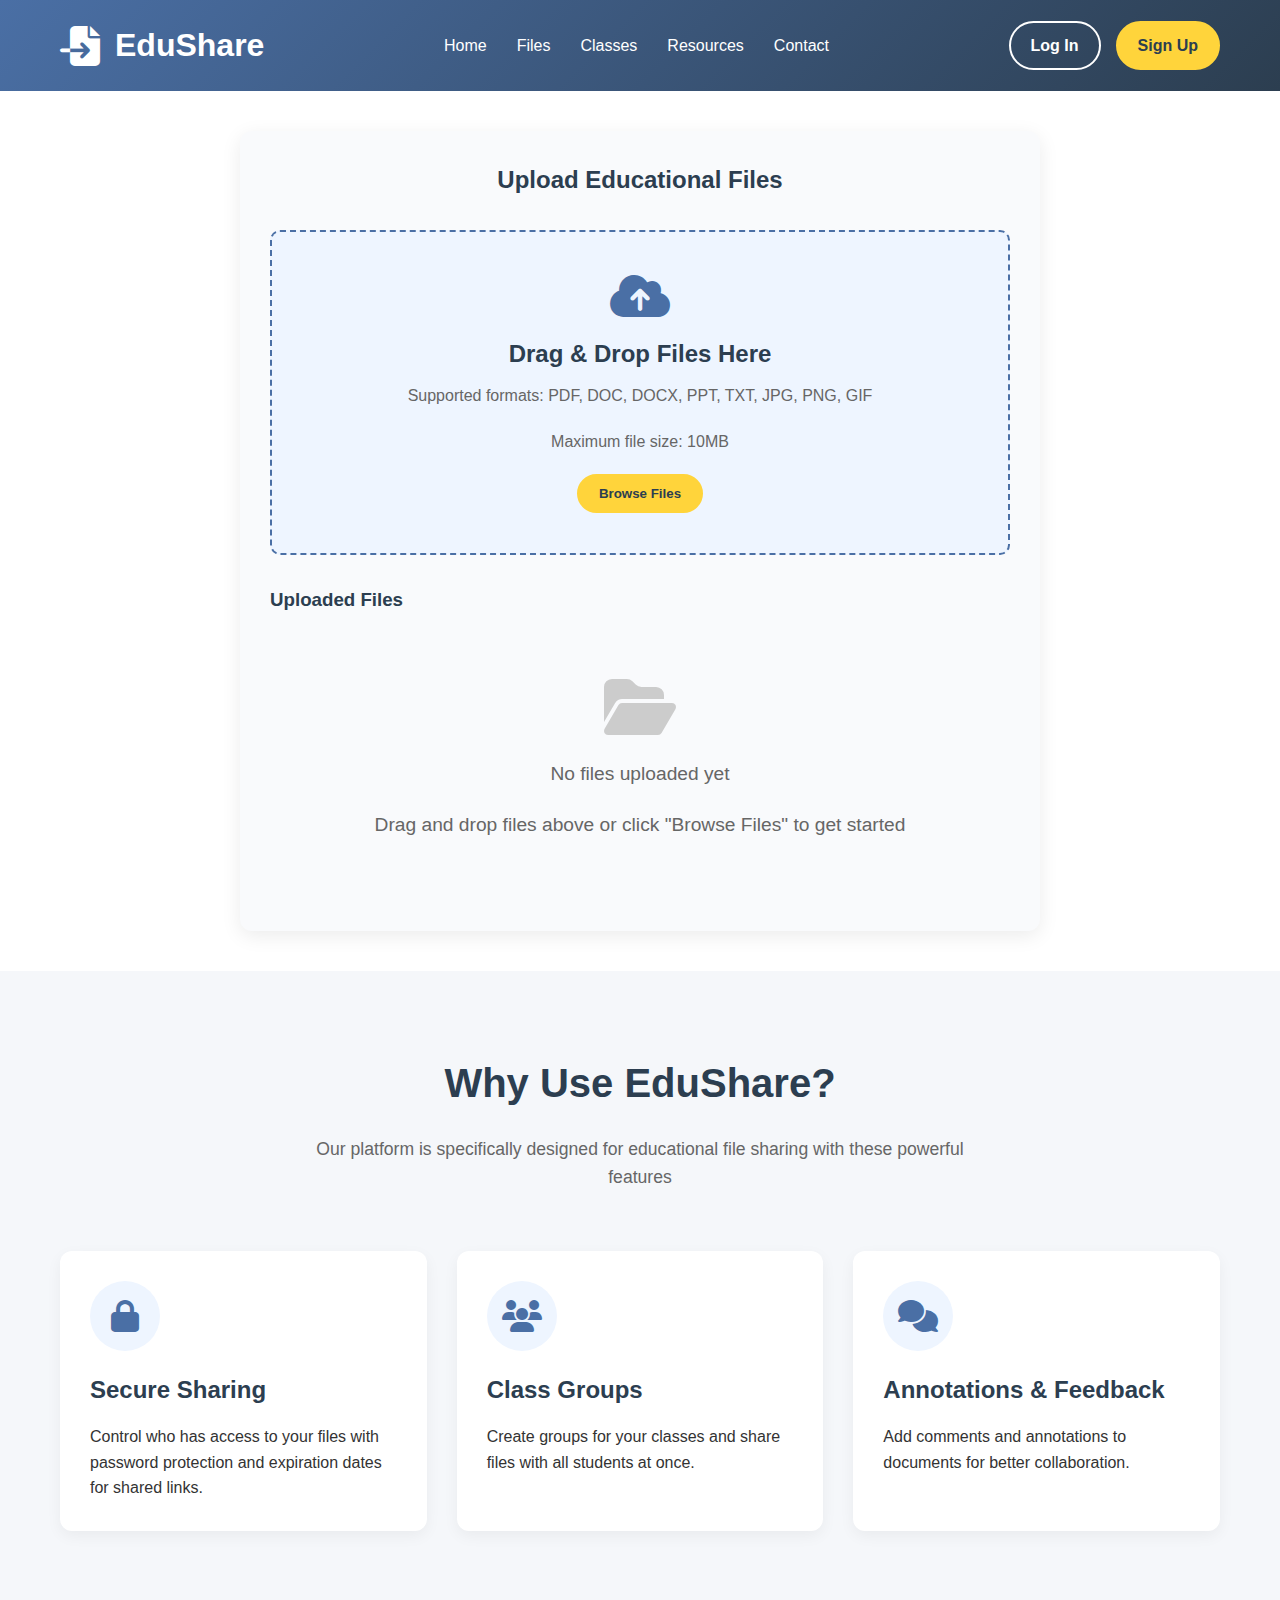
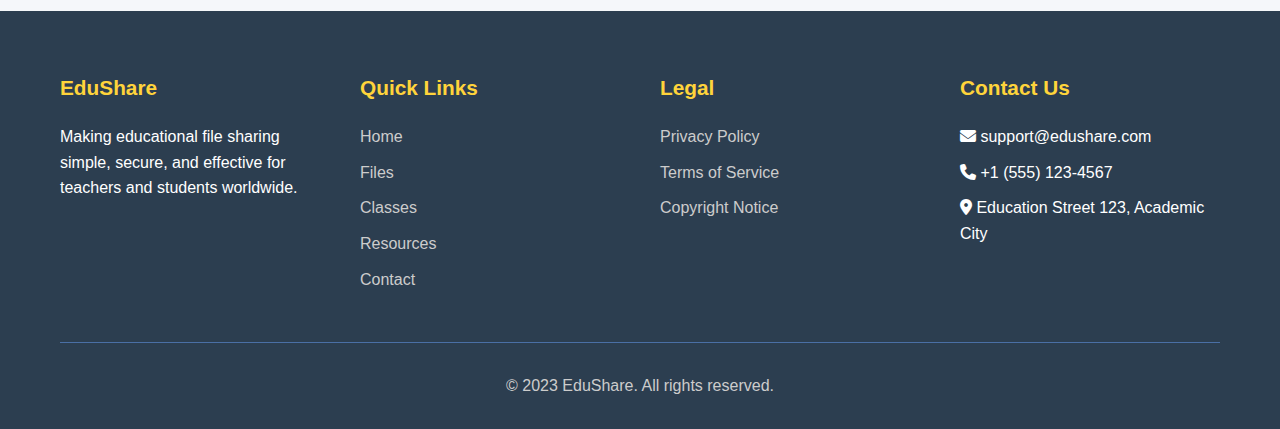
<file: rdtech/index.html>
<!DOCTYPE html>
<html lang="en">
<head>
    <meta charset="UTF-8">
    <meta name="viewport" content="width=device-width, initial-scale=1.0">
    <title>EduShare - File Sharing for Education</title>
    <link rel="stylesheet" href="https://cdnjs.cloudflare.com/ajax/libs/font-awesome/6.4.0/css/all.min.css">
    <style>
        * {
            margin: 0;
            padding: 0;
            box-sizing: border-box;
            font-family: 'Segoe UI', Tahoma, Geneva, Verdana, sans-serif;
        }
        
        body {
            background-color: #f5f7fa;
            color: #333;
            line-height: 1.6;
        }
        
        .container {
            max-width: 1200px;
            margin: 0 auto;
            padding: 0 20px;
        }
        
        /* Header Styles */
        header {
            background: linear-gradient(135deg, #4a6fa5, #2c3e50);
            color: white;
            padding: 20px 0;
            box-shadow: 0 4px 12px rgba(0, 0, 0, 0.1);
        }
        
        .header-content {
            display: flex;
            justify-content: space-between;
            align-items: center;
        }
        
        .logo {
            display: flex;
            align-items: center;
            gap: 15px;
        }
        
        .logo i {
            font-size: 2.5rem;
        }
        
        .logo h1 {
            font-size: 2rem;
            font-weight: 700;
        }
        
        nav ul {
            display: flex;
            list-style: none;
            gap: 30px;
        }
        
        nav a {
            color: white;
            text-decoration: none;
            font-weight: 500;
            transition: all 0.3s ease;
        }
        
        nav a:hover {
            color: #ffd43b;
        }
        
        .auth-buttons {
            display: flex;
            gap: 15px;
        }
        
        .btn {
            padding: 10px 20px;
            border-radius: 50px;
            font-weight: 600;
            cursor: pointer;
            transition: all 0.3s ease;
            text-decoration: none;
            display: inline-block;
            border: none;
        }
        
        .btn-outline {
            border: 2px solid white;
            color: white;
            background: transparent;
        }
        
        .btn-outline:hover {
            background: white;
            color: #4a6fa5;
        }
        
        .btn-primary {
            background: #ffd43b;
            color: #2c3e50;
            border: 2px solid #ffd43b;
        }
        
        .btn-primary:hover {
            background: transparent;
            color: #ffd43b;
        }
        
        /* Upload Section */
        .upload-section {
            padding: 40px 0;
            background: white;
        }
        
        .upload-container {
            max-width: 800px;
            margin: 0 auto;
            background: #f9fafc;
            border-radius: 12px;
            padding: 30px;
            box-shadow: 0 5px 20px rgba(0, 0, 0, 0.08);
        }
        
        .upload-area {
            border: 2px dashed #4a6fa5;
            border-radius: 10px;
            padding: 40px;
            text-align: center;
            margin-bottom: 30px;
            transition: all 0.3s ease;
            background: #eef5ff;
        }
        
        .upload-area.active {
            background: #d6e4ff;
            border-color: #2c3e50;
        }
        
        .upload-area i {
            font-size: 3rem;
            color: #4a6fa5;
            margin-bottom: 15px;
        }
        
        .upload-area h3 {
            font-size: 1.5rem;
            margin-bottom: 10px;
            color: #2c3e50;
        }
        
        .upload-area p {
            color: #666;
            margin-bottom: 20px;
        }
        
        .file-input {
            display: none;
        }
        
        .file-list {
            margin-top: 30px;
        }
        
        .file-item {
            display: flex;
            justify-content: space-between;
            align-items: center;
            padding: 15px;
            background: white;
            border-radius: 8px;
            margin-bottom: 15px;
            box-shadow: 0 2px 8px rgba(0, 0, 0, 0.06);
            transition: transform 0.2s ease;
        }
        
        .file-item:hover {
            transform: translateY(-2px);
            box-shadow: 0 4px 12px rgba(0, 0, 0, 0.1);
        }
        
        .file-info {
            display: flex;
            align-items: center;
            gap: 15px;
            flex: 1;
        }
        
        .file-icon {
            width: 50px;
            height: 50px;
            background: #eef5ff;
            border-radius: 10px;
            display: flex;
            align-items: center;
            justify-content: center;
        }
        
        .file-icon i {
            color: #4a6fa5;
            font-size: 1.5rem;
        }
        
        .file-details {
            flex: 1;
        }
        
        .file-details h4 {
            font-size: 1.1rem;
            margin-bottom: 5px;
            color: #2c3e50;
        }
        
        .file-details p {
            color: #666;
            font-size: 0.9rem;
        }
        
        .file-actions {
            display: flex;
            gap: 10px;
        }
        
        .action-btn {
            padding: 8px 15px;
            border-radius: 5px;
            font-size: 0.9rem;
            cursor: pointer;
            border: none;
            transition: all 0.2s ease;
        }
        
        .btn-delete {
            background: #ffebee;
            color: #e53935;
            border: 1px solid #ffcdd2;
        }
        
        .btn-delete:hover {
            background: #ffcdd2;
        }
        
        .btn-download {
            background: #e8f5e9;
            color: #43a047;
            border: 1px solid #c8e6c9;
        }
        
        .btn-download:hover {
            background: #c8e6c9;
        }
        
        .btn-preview {
            background: #e3f2fd;
            color: #1976d2;
            border: 1px solid #bbdefb;
        }
        
        .btn-preview:hover {
            background: #bbdefb;
        }
        
        /* Preview Modal */
        .modal {
            display: none;
            position: fixed;
            top: 0;
            left: 0;
            width: 100%;
            height: 100%;
            background: rgba(0, 0, 0, 0.7);
            z-index: 1000;
            align-items: center;
            justify-content: center;
        }
        
        .modal-content {
            background: white;
            border-radius: 12px;
            width: 90%;
            max-width: 800px;
            max-height: 90vh;
            overflow: hidden;
            display: flex;
            flex-direction: column;
        }
        
        .modal-header {
            padding: 20px;
            border-bottom: 1px solid #eee;
            display: flex;
            justify-content: space-between;
            align-items: center;
        }
        
        .modal-header h3 {
            color: #2c3e50;
        }
        
        .close-btn {
            background: none;
            border: none;
            font-size: 1.5rem;
            cursor: pointer;
            color: #666;
        }
        
        .modal-body {
            padding: 20px;
            overflow-y: auto;
            flex: 1;
            display: flex;
            flex-direction: column;
            align-items: center;
        }
        
        .preview-container {
            width: 100%;
            max-width: 100%;
            margin-bottom: 20px;
            border: 1px solid #eee;
            border-radius: 8px;
            padding: 20px;
            background: #f9f9f9;
        }
        
        .preview-image {
            max-width: 100%;
            max-height: 400px;
            display: block;
            margin: 0 auto;
        }
        
        .preview-text {
            white-space: pre-wrap;
            font-family: monospace;
            background: white;
            padding: 15px;
            border-radius: 5px;
            max-height: 400px;
            overflow-y: auto;
        }
        
        .preview-unsupported {
            text-align: center;
            padding: 40px;
            color: #666;
        }
        
        .preview-unsupported i {
            font-size: 3rem;
            margin-bottom: 15px;
            color: #4a6fa5;
        }
        
        .modal-footer {
            padding: 20px;
            border-top: 1px solid #eee;
            display: flex;
            justify-content: flex-end;
            gap: 10px;
        }
        
        /* Features Section */
        .features {
            padding: 80px 0;
            background: #f5f7fa;
        }
        
        .section-title {
            text-align: center;
            margin-bottom: 60px;
        }
        
        .section-title h2 {
            font-size: 2.5rem;
            color: #2c3e50;
            margin-bottom: 20px;
        }
        
        .section-title p {
            font-size: 1.1rem;
            color: #666;
            max-width: 700px;
            margin: 0 auto;
        }
        
        .features-grid {
            display: grid;
            grid-template-columns: repeat(auto-fit, minmax(300px, 1fr));
            gap: 30px;
        }
        
        .feature-card {
            background: white;
            border-radius: 12px;
            padding: 30px;
            box-shadow: 0 5px 15px rgba(0, 0, 0, 0.05);
            transition: transform 0.3s ease;
        }
        
        .feature-card:hover {
            transform: translateY(-5px);
        }
        
        .feature-icon {
            background: #eef5ff;
            width: 70px;
            height: 70px;
            border-radius: 50%;
            display: flex;
            align-items: center;
            justify-content: center;
            margin-bottom: 20px;
        }
        
        .feature-icon i {
            font-size: 2rem;
            color: #4a6fa5;
        }
        
        .feature-card h3 {
            font-size: 1.5rem;
            margin-bottom: 15px;
            color: #2c3e50;
        }
        
        /* Footer */
        footer {
            background: #2c3e50;
            color: white;
            padding: 60px 0 30px;
        }
        
        .footer-content {
            display: grid;
            grid-template-columns: repeat(auto-fit, minmax(250px, 1fr));
            gap: 40px;
            margin-bottom: 40px;
        }
        
        .footer-column h3 {
            font-size: 1.3rem;
            margin-bottom: 20px;
            color: #ffd43b;
        }
        
        .footer-column ul {
            list-style: none;
        }
        
        .footer-column ul li {
            margin-bottom: 10px;
        }
        
        .footer-column a {
            color: #ccc;
            text-decoration: none;
            transition: color 0.3s ease;
        }
        
        .footer-column a:hover {
            color: #ffd43b;
        }
        
        .copyright {
            text-align: center;
            padding-top: 30px;
            border-top: 1px solid #4a6fa5;
            color: #ccc;
        }
        
        /* Responsive Design */
        @media (max-width: 768px) {
            .header-content {
                flex-direction: column;
                gap: 20px;
            }
            
            nav ul {
                gap: 15px;
                flex-wrap: wrap;
                justify-content: center;
            }
            
            .upload-area {
                padding: 20px;
            }
            
            .file-item {
                flex-direction: column;
                align-items: flex-start;
                gap: 15px;
            }
            
            .file-actions {
                align-self: flex-end;
            }
            
            .feature-card {
                padding: 20px;
            }
        }
        
        /* Empty state */
        .empty-state {
            text-align: center;
            padding: 40px;
            color: #666;
        }
        
        .empty-state i {
            font-size: 4rem;
            margin-bottom: 20px;
            color: #ccc;
        }
        
        .empty-state p {
            font-size: 1.2rem;
            margin-bottom: 20px;
        }
    </style>
</head>
<body>
    <!-- Header -->
    <header>
        <div class="container">
            <div class="header-content">
                <div class="logo">
                    <i class="fas fa-file-import"></i>
                    <h1>EduShare</h1>
                </div>
                <nav>
                    <ul>
                        <li><a href="#">Home</a></li>
                        <li><a href="#">Files</a></li>
                        <li><a href="#">Classes</a></li>
                        <li><a href="#">Resources</a></li>
                        <li><a href="#">Contact</a></li>
                    </ul>
                </nav>
                <div class="auth-buttons">
                    <a href="#" class="btn btn-outline">Log In</a>
                    <a href="#" class="btn btn-primary">Sign Up</a>
                </div>
            </div>
        </div>
    </header>

    <!-- Upload Section -->
    <section class="upload-section">
        <div class="container">
            <div class="upload-container">
                <h2 style="text-align: center; margin-bottom: 30px; color: #2c3e50;">Upload Educational Files</h2>
                
                <div class="upload-area" id="dropArea">
                    <i class="fas fa-cloud-upload-alt"></i>
                    <h3>Drag & Drop Files Here</h3>
                    <p>Supported formats: PDF, DOC, DOCX, PPT, TXT, JPG, PNG, GIF</p>
                    <p>Maximum file size: 10MB</p>
                    <button class="btn btn-primary" id="browseBtn">Browse Files</button>
                    <input type="file" id="fileInput" class="file-input" multiple>
                </div>
                
                <div class="file-list" id="fileListContainer">
                    <h3 style="margin-bottom: 20px; color: #2c3e50;">Uploaded Files</h3>
                    <div id="fileList">
                        <!-- Files will be displayed here -->
                    </div>
                </div>
            </div>
        </div>
    </section>

    <!-- Preview Modal -->
    <div class="modal" id="previewModal">
        <div class="modal-content">
            <div class="modal-header">
                <h3 id="modalTitle">File Preview</h3>
                <button class="close-btn" id="closeModal">&times;</button>
            </div>
            <div class="modal-body" id="modalBody">
                <!-- Preview content will be displayed here -->
            </div>
            <div class="modal-footer">
                <button class="action-btn btn-download" id="downloadBtn">Download</button>
                <button class="action-btn" id="closeBtn">Close</button>
            </div>
        </div>
    </div>

    <!-- Features Section -->
    <section class="features">
        <div class="container">
            <div class="section-title">
                <h2>Why Use EduShare?</h2>
                <p>Our platform is specifically designed for educational file sharing with these powerful features</p>
            </div>
            <div class="features-grid">
                <div class="feature-card">
                    <div class="feature-icon">
                        <i class="fas fa-lock"></i>
                    </div>
                    <h3>Secure Sharing</h3>
                    <p>Control who has access to your files with password protection and expiration dates for shared links.</p>
                </div>
                <div class="feature-card">
                    <div class="feature-icon">
                        <i class="fas fa-users"></i>
                    </div>
                    <h3>Class Groups</h3>
                    <p>Create groups for your classes and share files with all students at once.</p>
                </div>
                <div class="feature-card">
                    <div class="feature-icon">
                        <i class="fas fa-comments"></i>
                    </div>
                    <h3>Annotations & Feedback</h3>
                    <p>Add comments and annotations to documents for better collaboration.</p>
                </div>
            </div>
        </div>
    </section>

    <!-- Footer -->
    <footer>
        <div class="container">
            <div class="footer-content">
                <div class="footer-column">
                    <h3>EduShare</h3>
                    <p>Making educational file sharing simple, secure, and effective for teachers and students worldwide.</p>
                </div>
                <div class="footer-column">
                    <h3>Quick Links</h3>
                    <ul>
                        <li><a href="#">Home</a></li>
                        <li><a href="#">Files</a></li>
                        <li><a href="#">Classes</a></li>
                        <li><a href="#">Resources</a></li>
                        <li><a href="#">Contact</a></li>
                    </ul>
                </div>
                <div class="footer-column">
                    <h3>Legal</h3>
                    <ul>
                        <li><a href="#">Privacy Policy</a></li>
                        <li><a href="#">Terms of Service</a></li>
                        <li><a href="#">Copyright Notice</a></li>
                    </ul>
                </div>
                <div class="footer-column">
                    <h3>Contact Us</h3>
                    <ul>
                        <li><i class="fas fa-envelope"></i> support@edushare.com</li>
                        <li><i class="fas fa-phone"></i> +1 (555) 123-4567</li>
                        <li><i class="fas fa-map-marker-alt"></i> Education Street 123, Academic City</li>
                    </ul>
                </div>
            </div>
            <div class="copyright">
                <p>&copy; 2023 EduShare. All rights reserved.</p>
            </div>
        </div>
    </footer>

    <script>
        // File storage and management functionality
        document.addEventListener('DOMContentLoaded', function() {
            const dropArea = document.getElementById('dropArea');
            const fileInput = document.getElementById('fileInput');
            const browseBtn = document.getElementById('browseBtn');
            const fileList = document.getElementById('fileList');
            const fileListContainer = document.getElementById('fileListContainer');
            const previewModal = document.getElementById('previewModal');
            const modalTitle = document.getElementById('modalTitle');
            const modalBody = document.getElementById('modalBody');
            const closeModal = document.getElementById('closeModal');
            const closeBtn = document.getElementById('closeBtn');
            const downloadBtn = document.getElementById('downloadBtn');
            
            let currentFile = null;
            let files = JSON.parse(localStorage.getItem('edushare_files')) || [];
            
            // Initialize the file list
            renderFileList();
            
            // Open file dialog when clicking the browse button
            browseBtn.addEventListener('click', function() {
                fileInput.click();
            });
            
            // Handle file selection
            fileInput.addEventListener('change', function() {
                handleFiles(this.files);
            });
            
            // Drag and drop functionality
            ['dragenter', 'dragover', 'dragleave', 'drop'].forEach(eventName => {
                dropArea.addEventListener(eventName, preventDefaults, false);
            });
            
            function preventDefaults(e) {
                e.preventDefault();
                e.stopPropagation();
            }
            
            ['dragenter', 'dragover'].forEach(eventName => {
                dropArea.addEventListener(eventName, highlight, false);
            });
            
            ['dragleave', 'drop'].forEach(eventName => {
                dropArea.addEventListener(eventName, unhighlight, false);
            });
            
            function highlight() {
                dropArea.classList.add('active');
            }
            
            function unhighlight() {
                dropArea.classList.remove('active');
            }
            
            dropArea.addEventListener('drop', handleDrop, false);
            
            function handleDrop(e) {
                const dt = e.dataTransfer;
                const files = dt.files;
                handleFiles(files);
            }
            
            function handleFiles(fileList) {
                if (fileList.length > 0) {
                    for (let i = 0; i < fileList.length; i++) {
                        const file = fileList[i];
                        
                        // Check file size (max 10MB)
                        if (file.size > 10 * 1024 * 1024) {
                            alert(`File ${file.name} is too large. Maximum size is 10MB.`);
                            continue;
                        }
                        
                        // Create a file object with metadata
                        const fileObject = {
                            id: Date.now() + i,
                            name: file.name,
                            type: file.type,
                            size: file.size,
                            uploadDate: new Date().toISOString(),
                            data: null
                        };
                        
                        // Read the file content
                        const reader = new FileReader();
                        reader.onload = function(e) {
                            fileObject.data = e.target.result;
                            files.push(fileObject);
                            localStorage.setItem('edushare_files', JSON.stringify(files));
                            renderFileList();
                        };
                        
                        if (file.type.startsWith('text/') || file.type === 'application/pdf') {
                            reader.readAsText(file);
                        } else {
                            reader.readAsDataURL(file);
                        }
                    }
                }
            }
            
            function renderFileList() {
                if (files.length === 0) {
                    fileList.innerHTML = `
                        <div class="empty-state">
                            <i class="fas fa-folder-open"></i>
                            <p>No files uploaded yet</p>
                            <p>Drag and drop files above or click "Browse Files" to get started</p>
                        </div>
                    `;
                    return;
                }
                
                fileList.innerHTML = '';
                
                files.forEach(file => {
                    const fileItem = document.createElement('div');
                    fileItem.className = 'file-item';
                    fileItem.dataset.id = file.id;
                    
                    // Get appropriate icon based on file type
                    let fileIcon = 'file';
                    if (file.type.includes('image')) fileIcon = 'file-image';
                    else if (file.type.includes('pdf')) fileIcon = 'file-pdf';
                    else if (file.type.includes('word')) fileIcon = 'file-word';
                    else if (file.type.includes('powerpoint') || file.type.includes('presentation')) fileIcon = 'file-powerpoint';
                    else if (file.type.includes('text')) fileIcon = 'file-alt';
                    
                    // Format file size
                    const fileSize = formatFileSize(file.size);
                    
                    fileItem.innerHTML = `
                        <div class="file-info">
                            <div class="file-icon">
                                <i class="fas fa-${fileIcon}"></i>
                            </div>
                            <div class="file-details">
                                <h4>${file.name}</h4>
                                <p>${fileSize} • Uploaded: ${new Date(file.uploadDate).toLocaleDateString()}</p>
                            </div>
                        </div>
                        <div class="file-actions">
                            <button class="action-btn btn-preview preview-btn">Preview</button>
                            <button class="action-btn btn-download download-btn">Download</button>
                            <button class="action-btn btn-delete delete-btn">Delete</button>
                        </div>
                    `;
                    
                    fileList.appendChild(fileItem);
                });
                
                // Add event listeners to buttons
                document.querySelectorAll('.preview-btn').forEach(btn => {
                    btn.addEventListener('click', function() {
                        const fileId = this.closest('.file-item').dataset.id;
                        previewFile(parseInt(fileId));
                    });
                });
                
                document.querySelectorAll('.download-btn').forEach(btn => {
                    btn.addEventListener('click', function() {
                        const fileId = this.closest('.file-item').dataset.id;
                        downloadFile(parseInt(fileId));
                    });
                });
                
                document.querySelectorAll('.delete-btn').forEach(btn => {
                    btn.addEventListener('click', function() {
                        const fileId = this.closest('.file-item').dataset.id;
                        deleteFile(parseInt(fileId));
                    });
                });
            }
            
            function formatFileSize(bytes) {
                if (bytes < 1024) return bytes + ' bytes';
                else if (bytes < 1048576) return (bytes / 1024).toFixed(1) + ' KB';
                else return (bytes / 1048576).toFixed(1) + ' MB';
            }
            
            function previewFile(fileId) {
                const file = files.find(f => f.id === fileId);
                if (!file) return;
                
                currentFile = file;
                modalTitle.textContent = `Preview: ${file.name}`;
                modalBody.innerHTML = '';
                
                if (file.type.startsWith('image/')) {
                    modalBody.innerHTML = `
                        <div class="preview-container">
                            <img src="${file.data}" class="preview-image" alt="${file.name}">
                        </div>
                    `;
                } else if (file.type.startsWith('text/')) {
                    modalBody.innerHTML = `
                        <div class="preview-container">
                            <div class="preview-text">${file.data}</div>
                        </div>
                    `;
                } else if (file.type === 'application/pdf') {
                    // PDF.js would be better here, but for simplicity we'll use object
                    modalBody.innerHTML = `
                        <div class="preview-container">
                            <object data="${file.data}" type="application/pdf" width="100%" height="500px">
                                <div class="preview-unsupported">
                                    <i class="fas fa-file-pdf"></i>
                                    <p>PDF preview not available in your browser</p>
                                    <p>Download the file to view it</p>
                                </div>
                            </object>
                        </div>
                    `;
                } else {
                    modalBody.innerHTML = `
                        <div class="preview-unsupported">
                            <i class="fas fa-file"></i>
                            <p>Preview not available for this file type</p>
                            <p>Download the file to view it</p>
                        </div>
                    `;
                }
                
                previewModal.style.display = 'flex';
            }
            
            function downloadFile(fileId) {
                const file = files.find(f => f.id === fileId);
                if (!file) return;
                
                let blob;
                if (file.type.startsWith('text/') || file.type === 'application/pdf') {
                    blob = new Blob([file.data], { type: file.type });
                } else {
                    // Convert data URL back to blob
                    const byteString = atob(file.data.split(',')[1]);
                    const mimeString = file.data.split(',')[0].split(':')[1].split(';')[0];
                    const ab = new ArrayBuffer(byteString.length);
                    const ia = new Uint8Array(ab);
                    for (let i = 0; i < byteString.length; i++) {
                        ia[i] = byteString.charCodeAt(i);
                    }
                    blob = new Blob([ab], { type: mimeString });
                }
                
                const url = URL.createObjectURL(blob);
                const a = document.createElement('a');
                a.href = url;
                a.download = file.name;
                document.body.appendChild(a);
                a.click();
                document.body.removeChild(a);
                URL.revokeObjectURL(url);
            }
            
            function deleteFile(fileId) {
                if (confirm('Are you sure you want to delete this file?')) {
                    files = files.filter(f => f.id !== fileId);
                    localStorage.setItem('edushare_files', JSON.stringify(files));
                    renderFileList();
                }
            }
            
            // Close modal functionality
            closeModal.addEventListener('click', function() {
                previewModal.style.display = 'none';
            });
            
            closeBtn.addEventListener('click', function() {
                previewModal.style.display = 'none';
            });
            
            downloadBtn.addEventListener('click', function() {
                if (currentFile) {
                    downloadFile(currentFile.id);
                    previewModal.style.display = 'none';
                }
            });
            
            // Close modal when clicking outside
            window.addEventListener('click', function(event) {
                if (event.target === previewModal) {
                    previewModal.style.display = 'none';
                }
            });
        });
    </script>
</body>
</html>
</file>
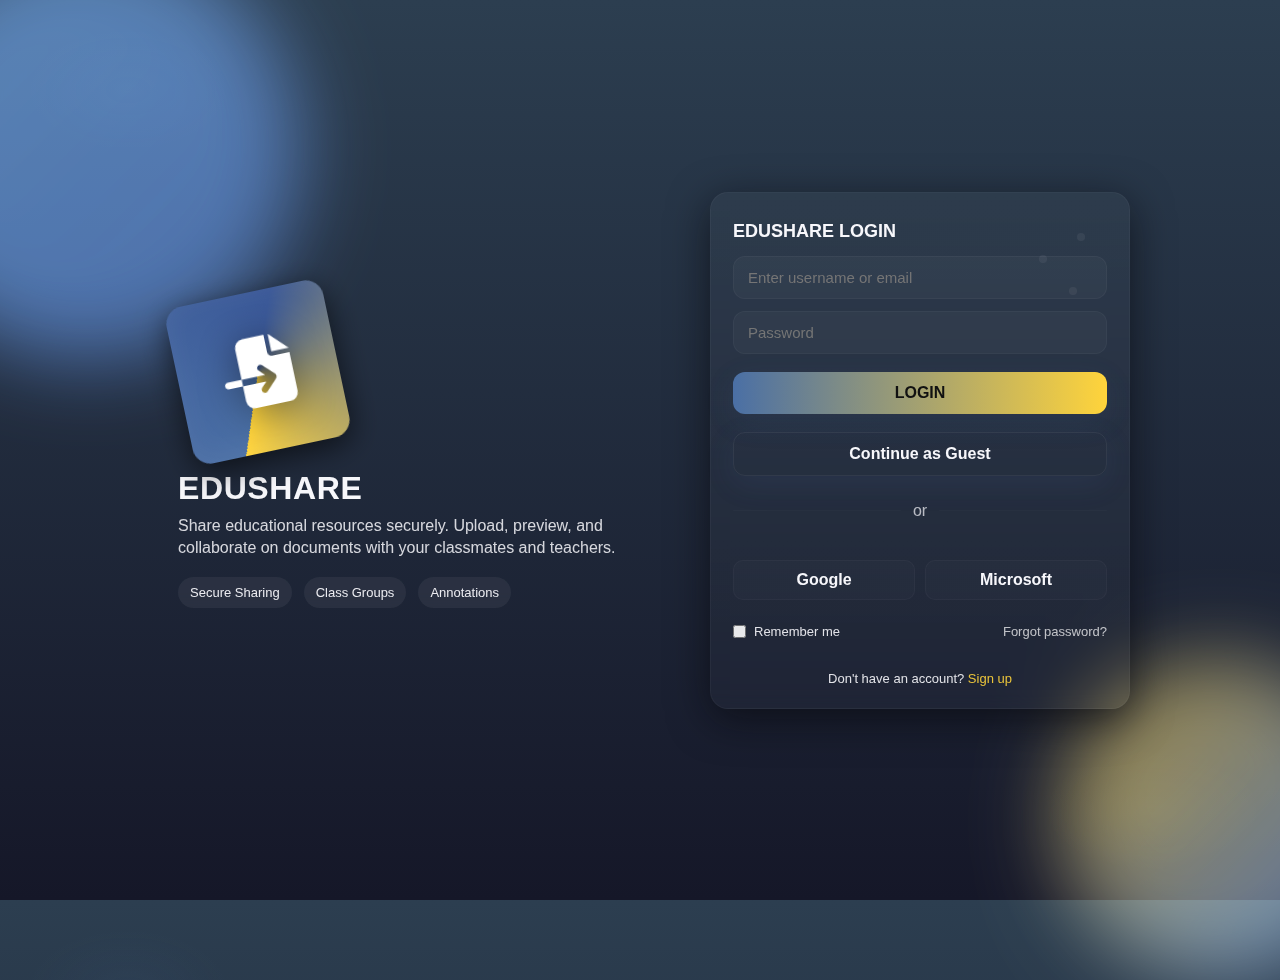
<file: deepseek_html_20250823_24118b.html>
<!DOCTYPE html>
<html lang="en">
<head>
    <meta charset="UTF-8">
    <meta name="viewport" content="width=device-width, initial-scale=1.0">
    <title>EduShare - File Sharing Platform</title>
    <link rel="stylesheet" href="https://cdnjs.cloudflare.com/ajax/libs/font-awesome/6.4.0/css/all.min.css">
    <style>
        :root {
            --accent1: #4a6fa5;
            --accent2: #2c3e50;
            --accent-light: #ffd43b;
            --bg1: #0f1226;
            --glass: rgba(255, 255, 255, 0.06);
            --glass-2: rgba(255, 255, 255, 0.03);
            --text: #f7f7fb;
            --success: #4CAF50;
            --warning: #FFC107;
            --danger: #F44336;
        }

        * {
            box-sizing: border-box;
            margin: 0;
            padding: 0;
            font-family: 'Segoe UI', Tahoma, Geneva, Verdana, sans-serif;
        }

        html, body {
            height: 100%;
            margin: 0;
        }

        body {
            background: radial-gradient(1000px 600px at 10% 10%, rgba(74, 111, 165, 0.08), transparent 10%),
                        radial-gradient(900px 500px at 90% 90%, rgba(255, 212, 59, 0.06), transparent 12%),
                        linear-gradient(180deg, var(--accent2) 0%, #151728 100%);
            color: var(--text);
            display: flex;
            flex-direction: column;
            padding: 0;
            -webkit-font-smoothing: antialiased;
        }

        /* Header styles */
        header {
            background: rgba(15, 18, 38, 0.8);
            backdrop-filter: blur(8px);
            padding: 16px 40px;
            display: flex;
            justify-content: space-between;
            align-items: center;
            border-bottom: 1px solid rgba(255, 255, 255, 0.05);
        }

        .logo {
            display: flex;
            align-items: center;
            gap: 12px;
        }

        .logo i {
            font-size: 24px;
            color: var(--accent-light);
        }

        .logo h1 {
            font-size: 22px;
            margin: 0;
        }

        .user-info {
            display: flex;
            align-items: center;
            gap: 16px;
        }

        .user-info img {
            width: 36px;
            height: 36px;
            border-radius: 50%;
            background: var(--accent1);
            display: flex;
            align-items: center;
            justify-content: center;
        }

        /* Main content area */
        main {
            flex: 1;
            padding: 30px 40px;
            overflow-y: auto;
        }

        .page {
            display: none;
        }

        .page.active {
            display: block;
        }

        /* Dashboard styles */
        .dashboard-header {
            display: flex;
            justify-content: space-between;
            align-items: center;
            margin-bottom: 30px;
        }

        .upload-btn {
            background: linear-gradient(90deg, var(--accent1), var(--accent-light));
            border: none;
            color: #111;
            padding: 10px 20px;
            border-radius: 12px;
            font-weight: 600;
            font-size: 14px;
            cursor: pointer;
            box-shadow: 0 8px 30px rgba(74, 111, 165, 0.12);
            transition: all 0.3s ease;
            display: flex;
            align-items: center;
            gap: 8px;
        }

        .upload-btn:hover {
            transform: translateY(-2px);
            box-shadow: 0 10px 35px rgba(74, 111, 165, 0.2);
        }

        .files-grid {
            display: grid;
            grid-template-columns: repeat(auto-fill, minmax(220px, 1fr));
            gap: 20px;
        }

        .file-card {
            background: linear-gradient(180deg, rgba(255, 255, 255, 0.03), rgba(255, 255, 255, 0.02));
            border-radius: 12px;
            padding: 16px;
            box-shadow: 0 8px 24px rgba(6, 6, 10, 0.4);
            border: 1px solid rgba(255, 255, 255, 0.04);
            backdrop-filter: blur(8px);
            transition: transform 0.2s ease;
            cursor: pointer;
            position: relative;
        }

        .file-card:hover {
            transform: translateY(-5px);
            border-color: rgba(255, 255, 255, 0.08);
        }

        .file-icon {
            width: 50px;
            height: 50px;
            border-radius: 10px;
            background: var(--accent1);
            display: flex;
            align-items: center;
            justify-content: center;
            margin-bottom: 12px;
            font-size: 20px;
        }

        .file-name {
            font-weight: 600;
            margin-bottom: 6px;
            white-space: nowrap;
            overflow: hidden;
            text-overflow: ellipsis;
        }

        .file-details {
            display: flex;
            justify-content: space-between;
            font-size: 12px;
            opacity: 0.7;
            margin-bottom: 12px;
        }

        .file-actions {
            display: flex;
            gap: 8px;
            margin-top: 10px;
        }

        .action-btn {
            flex: 1;
            padding: 6px 10px;
            border-radius: 8px;
            font-size: 12px;
            font-weight: 600;
            cursor: pointer;
            border: none;
            transition: all 0.2s ease;
            display: flex;
            align-items: center;
            justify-content: center;
            gap: 4px;
        }

        .download-btn {
            background: var(--accent1);
            color: white;
        }

        .download-btn:hover {
            background: #3d5d8f;
        }

        .review-btn {
            background: var(--glass);
            color: var(--text);
            border: 1px solid rgba(255, 255, 255, 0.1);
        }

        .review-btn:hover {
            background: rgba(255, 255, 255, 0.1);
        }

        .preview-btn {
            background: var(--accent-light);
            color: #111;
        }

        .preview-btn:hover {
            background: #e6bc2c;
        }

        /* Upload modal */
        .modal {
            display: none;
            position: fixed;
            top: 0;
            left: 0;
            width: 100%;
            height: 100%;
            background: rgba(0, 0, 0, 0.7);
            backdrop-filter: blur(4px);
            z-index: 1000;
            align-items: center;
            justify-content: center;
        }

        .modal.active {
            display: flex;
        }

        .modal-content {
            background: linear-gradient(180deg, rgba(30, 33, 55, 0.9), rgba(20, 23, 40, 0.9));
            border-radius: 16px;
            padding: 24px;
            width: 90%;
            max-width: 500px;
            box-shadow: 0 20px 50px rgba(0, 0, 0, 0.5);
            border: 1px solid rgba(255, 255, 255, 0.06);
        }

        .modal-header {
            display: flex;
            justify-content: space-between;
            align-items: center;
            margin-bottom: 20px;
        }

        .close-btn {
            background: none;
            border: none;
            color: var(--text);
            font-size: 24px;
            cursor: pointer;
            opacity: 0.7;
        }

        .close-btn:hover {
            opacity: 1;
        }

        .drop-zone {
            border: 2px dashed rgba(255, 255, 255, 0.1);
            border-radius: 12px;
            padding: 40px 20px;
            text-align: center;
            margin-bottom: 20px;
            transition: all 0.3s ease;
        }

        .drop-zone.active {
            border-color: var(--accent-light);
            background: rgba(255, 212, 59, 0.05);
        }

        .drop-zone i {
            font-size: 42px;
            margin-bottom: 12px;
            color: var(--accent-light);
        }

        .file-input {
            display: none;
        }

        .browse-btn {
            background: rgba(255, 255, 255, 0.05);
            border: 1px solid rgba(255, 255, 255, 0.08);
            color: var(--text);
            padding: 8px 16px;
            border-radius: 8px;
            cursor: pointer;
            transition: all 0.2s ease;
        }

        .browse-btn:hover {
            background: rgba(255, 255, 255, 0.1);
        }

        .upload-list {
            margin-top: 20px;
            max-height: 200px;
            overflow-y: auto;
        }

        .upload-item {
            display: flex;
            justify-content: space-between;
            align-items: center;
            padding: 10px;
            background: rgba(255, 255, 255, 0.03);
            border-radius: 8px;
            margin-bottom: 8px;
        }

        .upload-item-name {
            font-size: 14px;
            white-space: nowrap;
            overflow: hidden;
            text-overflow: ellipsis;
            flex: 1;
        }

        .upload-item-remove {
            color: #ff6b6b;
            cursor: pointer;
            margin-left: 10px;
        }

        /* Review modal */
        .review-modal {
            display: none;
            position: fixed;
            top: 0;
            left: 0;
            width: 100%;
            height: 100%;
            background: rgba(0, 0, 0, 0.7);
            backdrop-filter: blur(4px);
            z-index: 1000;
            align-items: center;
            justify-content: center;
        }

        .review-modal.active {
            display: flex;
        }

        .review-content {
            background: linear-gradient(180deg, rgba(30, 33, 55, 0.9), rgba(20, 23, 40, 0.9));
            border-radius: 16px;
            padding: 24px;
            width: 90%;
            max-width: 500px;
            box-shadow: 0 20px 50px rgba(0, 0, 0, 0.5);
            border: 1px solid rgba(255, 255, 255, 0.06);
        }

        .review-header {
            display: flex;
            justify-content: space-between;
            align-items: center;
            margin-bottom: 20px;
        }

        .review-file-info {
            display: flex;
            align-items: center;
            gap: 12px;
            margin-bottom: 20px;
        }

        .review-file-icon {
            width: 40px;
            height: 40px;
            border-radius: 8px;
            background: var(--accent1);
            display: flex;
            align-items: center;
            justify-content: center;
            font-size: 16px;
        }

        .review-file-details {
            flex: 1;
        }

        .review-file-name {
            font-weight: 600;
            margin-bottom: 4px;
            display: -webkit-box;
            -webkit-line-clamp: 2;
            -webkit-box-orient: vertical;
            overflow: hidden;
        }

        .review-file-meta {
            font-size: 12px;
            opacity: 0.7;
        }

        .rating {
            display: flex;
            justify-content: center;
            gap: 8px;
            margin: 20px 0;
        }

        .rating-star {
            font-size: 28px;
            color: #555;
            cursor: pointer;
            transition: color 0.2s;
        }

        .rating-star.active {
            color: var(--accent-light);
        }

        .review-text {
            width: 100%;
            background: var(--glass-2);
            border: 1px solid rgba(255, 255, 255, 0.04);
            padding: 12px 14px;
            border-radius: 12px;
            color: var(--text);
            outline: none;
            font-size: 15px;
            margin-bottom: 20px;
            resize: vertical;
            min-height: 100px;
        }

        .submit-review {
            background: linear-gradient(90deg, var(--accent1), var(--accent-light));
            border: none;
            color: #111;
            padding: 12px;
            border-radius: 12px;
            font-weight: 600;
            font-size: 16px;
            cursor: pointer;
            width: 100%;
            box-shadow: 0 8px 30px rgba(74, 111, 165, 0.12);
            transition: all 0.3s ease;
        }

        .submit-review:hover {
            transform: translateY(-2px);
            box-shadow: 0 10px 35px rgba(74, 111, 165, 0.2);
        }

        /* Preview page styles */
        .preview-container {
            max-width: 1000px;
            margin: 0 auto;
        }

        .preview-header {
            display: flex;
            justify-content: space-between;
            align-items: center;
            margin-bottom: 30px;
        }

        .back-btn {
            background: var(--glass);
            border: 1px solid rgba(255, 255, 255, 0.06);
            color: var(--text);
            padding: 10px 16px;
            border-radius: 10px;
            cursor: pointer;
            font-weight: 600;
            display: flex;
            align-items: center;
            gap: 8px;
            transition: all 0.2s ease;
        }

        .back-btn:hover {
            background: rgba(255, 255, 255, 0.1);
        }

        .preview-content {
            background: linear-gradient(180deg, rgba(255, 255, 255, 0.03), rgba(255, 255, 255, 0.02));
            border-radius: 16px;
            padding: 24px;
            box-shadow: 0 8px 24px rgba(6, 6, 10, 0.4);
            border: 1px solid rgba(255, 255, 255, 0.04);
            backdrop-filter: blur(8px);
            margin-bottom: 24px;
        }

        .preview-file-info {
            display: flex;
            align-items: center;
            gap: 16px;
            margin-bottom: 24px;
        }

        .preview-file-icon {
            width: 60px;
            height: 60px;
            border-radius: 12px;
            background: var(--accent1);
            display: flex;
            align-items: center;
            justify-content: center;
            font-size: 24px;
        }

        .preview-file-details {
            flex: 1;
        }

        .preview-file-name {
            font-weight: 600;
            font-size: 20px;
            margin-bottom: 6px;
        }

        .preview-file-meta {
            display: flex;
            gap: 16px;
            font-size: 14px;
            opacity: 0.8;
        }

        .preview-actions {
            display: flex;
            gap: 12px;
            margin-top: 20px;
        }

        .preview-main-btn {
            background: linear-gradient(90deg, var(--accent1), var(--accent-light));
            border: none;
            color: #111;
            padding: 12px 20px;
            border-radius: 12px;
            font-weight: 600;
            font-size: 16px;
            cursor: pointer;
            box-shadow: 0 8px 30px rgba(74, 111, 165, 0.12);
            transition: all 0.3s ease;
            display: flex;
            align-items: center;
            gap: 8px;
        }

        .preview-main-btn:hover {
            transform: translateY(-2px);
            box-shadow: 0 10px 35px rgba(74, 111, 165, 0.2);
        }

        .preview-secondary-btn {
            background: var(--glass);
            border: 1px solid rgba(255, 255, 255, 0.06);
            color: var(--text);
            padding: 12px 20px;
            border-radius: 12px;
            font-weight: 600;
            font-size: 16px;
            cursor: pointer;
            transition: all 0.2s ease;
            display: flex;
            align-items: center;
            gap: 8px;
        }

        .preview-secondary-btn:hover {
            background: rgba(255, 255, 255, 0.1);
        }

        .preview-area {
            background: var(--glass-2);
            border-radius: 12px;
            padding: 20px;
            min-height: 400px;
            border: 1px solid rgba(255, 255, 255, 0.04);
            display: flex;
            align-items: center;
            justify-content: center;
            flex-direction: column;
            text-align: center;
        }

        .preview-area i {
            font-size: 64px;
            margin-bottom: 16px;
            opacity: 0.7;
        }

        .preview-area p {
            opacity: 0.8;
            max-width: 400px;
            line-height: 1.5;
        }

        .file-reviews {
            background: linear-gradient(180deg, rgba(255, 255, 255, 0.03), rgba(255, 255, 255, 0.02));
            border-radius: 16px;
            padding: 24px;
            box-shadow: 0 8px 24px rgba(6, 6, 10, 0.4);
            border: 1px solid rgba(255, 255, 255, 0.04);
            backdrop-filter: blur(8px);
        }

        .file-reviews h3 {
            margin-bottom: 20px;
            font-size: 18px;
        }

        .review-item {
            padding: 16px;
            background: var(--glass-2);
            border-radius: 12px;
            margin-bottom: 16px;
            border: 1px solid rgba(255, 255, 255, 0.04);
        }

        .review-header {
            display: flex;
            justify-content: space-between;
            align-items: center;
            margin-bottom: 10px;
        }

        .reviewer {
            font-weight: 600;
            font-size: 14px;
        }

        .review-date {
            font-size: 12px;
            opacity: 0.7;
        }

        .review-rating {
            color: var(--accent-light);
            margin-bottom: 8px;
        }

        .review-comment {
            font-size: 14px;
            line-height: 1.5;
            opacity: 0.9;
        }

        .no-reviews {
            text-align: center;
            padding: 40px;
            opacity: 0.7;
        }

        /* Login page styles */
        .login-container {
            height: 100vh;
            display: flex;
            align-items: center;
            justify-content: center;
            padding: 40px;
        }

        /* floating particle blobs */
        .blob {
            position: absolute;
            filter: blur(40px) saturate(120%);
            opacity: 0.85;
            mix-blend-mode: screen;
            border-radius: 50%;
            animation: float 8s ease-in-out infinite;
        }

        .blob.a {
            width: 420px;
            height: 420px;
            background: linear-gradient(135deg, var(--accent1), #3b5998);
            left: -120px;
            top: -60px;
            animation-duration: 10s;
        }

        .blob.b {
            width: 320px;
            height: 320px;
            background: linear-gradient(135deg, var(--accent-light), #78a6ff);
            right: -100px;
            bottom: -80px;
            animation-duration: 12s;
            opacity: 0.6;
        }

        @keyframes float {
            0% { transform: translateY(0) translateX(0); }
            50% { transform: translateY(-24px) translateX(12px); }
            100% { transform: translateY(0) translateX(0); }
        }

        /* main container */
        .wrap {
            width: 100%;
            max-width: 980px;
            display: grid;
            grid-template-columns: 1fr 420px;
            gap: 32px;
            align-items: center;
            position: relative;
            z-index: 2;
        }

        /* left: hero */
        .hero {
            padding: 28px;
            color: var(--text);
        }

        .logo-anim {
            width: 160px;
            height: 160px;
            border-radius: 18px;
            background: conic-gradient(from 200deg, var(--accent1), #3b5998, var(--accent-light));
            display: flex;
            align-items: center;
            justify-content: center;
            box-shadow: 0 8px 30px rgba(0, 0, 0, 0.6), inset 0 -6px 30px rgba(255, 255, 255, 0.06);
            transform: rotate(-12deg) translateZ(0);
            animation: logo-bounce 1600ms ease infinite;
        }

        .logo-anim i {
            font-size: 70px;
            color: white;
            filter: drop-shadow(0 6px 18px rgba(0, 0, 0, 0.45));
        }

        @keyframes logo-bounce {
            0% { transform: rotate(-12deg) translateY(0); }
            50% { transform: rotate(-10deg) translateY(-12px); }
            100% { transform: rotate(-12deg) translateY(0); }
        }

        h1 {
            font-size: 32px;
            margin: 18px 0 8px;
            letter-spacing: 0.6px;
        }

        p.lead {
            opacity: 0.85;
            margin: 0 0 18px;
            line-height: 1.35;
        }

        .features {
            display: flex;
            gap: 12px;
            margin-top: 18px;
            flex-wrap: wrap;
        }

        .chip {
            padding: 8px 12px;
            background: var(--glass);
            backdrop-filter: blur(6px);
            border-radius: 999px;
            font-size: 13px;
            opacity: 0.95;
        }

        /* right: login card */
        .card {
            background: linear-gradient(180deg, rgba(255, 255, 255, 0.03), rgba(255, 255, 255, 0.02));
            border-radius: 18px;
            padding: 22px;
            box-shadow: 0 10px 40px rgba(6, 6, 10, 0.6);
            border: 1px solid rgba(255, 255, 255, 0.04);
            backdrop-filter: blur(8px);
        }

        .card h2 {
            margin: 6px 0 14px;
            font-size: 18px;
        }

        .form-row {
            display: flex;
            flex-direction: column;
            gap: 12px;
        }

        .input {
            background: var(--glass-2);
            border: 1px solid rgba(255, 255, 255, 0.04);
            padding: 12px 14px;
            border-radius: 12px;
            color: var(--text);
            outline: none;
            font-size: 15px;
            transition: transform .18s ease, box-shadow .18s ease, border-color .12s;
        }

        .input:focus {
            transform: translateY(-3px);
            box-shadow: 0 8px 20px rgba(12, 12, 20, 0.45);
            border-color: rgba(255, 255, 255, 0.09);
        }

        .btn {
            margin-top: 6px;
            background: linear-gradient(90deg, var(--accent1), var(--accent-light));
            border: none;
            color: #111;
            padding: 12px;
            border-radius: 12px;
            font-weight: 600;
            font-size: 16px;
            cursor: pointer;
            box-shadow: 0 8px 30px rgba(74, 111, 165, 0.12);
            transition: all 0.3s ease;
            display: flex;
            align-items: center;
            justify-content: center;
            gap: 8px;
        }

        .btn:hover {
            transform: translateY(-2px);
            box-shadow: 0 10px 35px rgba(74, 111, 165, 0.2);
        }

        .btn.secondary {
            background: transparent;
            border: 1px solid rgba(255, 255, 255, 0.06);
            color: var(--text);
            font-weight: 600;
        }

        .btn.secondary:hover {
            background: rgba(255, 255, 255, 0.05);
        }

        .small-row {
            display: flex;
            justify-content: space-between;
            align-items: center;
            margin-top: 10px;
            font-size: 13px;
            opacity: 0.9;
        }

        .socials {
            display: flex;
            gap: 10px;
            margin-top: 14px;
        }

        .social {
            flex: 1;
            padding: 10px;
            border-radius: 10px;
            text-align: center;
            background: rgba(255, 255, 255, 0.02);
            border: 1px solid rgba(255, 255, 255, 0.03);
            cursor: pointer;
            font-weight: 600;
            transition: all 0.2s ease;
        }

        .social:hover {
            background: rgba(255, 255, 255, 0.05);
            transform: translateY(-2px);
        }

        .or {
            display: flex;
            align-items: center;
            gap: 12px;
            margin: 14px 0;
            opacity: 0.7;
        }

        .or:before, .or:after {
            content: "";
            height: 1px;
            background: rgba(255, 255, 255, 0.03);
            flex: 1;
            border-radius: 2px;
        }

        /* small animated sparks (top right) */
        .spark {
            position: absolute;
            right: 22px;
            top: 12px;
            width: 8px;
            height: 8px;
            border-radius: 50%;
            background: rgba(255, 255, 255, 0.7);
            opacity: 0.08;
            box-shadow: 0 0 14px rgba(255, 255, 255, 0.12);
            animation: blink 2s linear infinite;
        }

        .spark.s2 {
            right: 60px;
            top: 34px;
            animation-delay: .4s;
        }

        .spark.s3 {
            right: 30px;
            top: 66px;
            animation-delay: .9s;
        }

        @keyframes blink {
            0% { transform: scale(.6); opacity: .05; }
            50% { transform: scale(1.6); opacity: .9; }
            100% { transform: scale(.6); opacity: .05; }
        }

        /* error shake */
        .shake {
            animation: shake .5s;
        }

        @keyframes shake {
            10% { transform: translateX(-6px); }
            30% { transform: translateX(6px); }
            50% { transform: translateX(-6px); }
            70% { transform: translateX(6px); }
            100% { transform: translateX(0); }
        }

        /* responsiveness */
        @media (max-width: 880px) {
            .wrap {
                grid-template-columns: 1fr;
                gap: 18px;
                padding: 18px;
            }
            
            .hero {
                order: 2;
                text-align: center;
            }
            
            .logo-anim {
                margin: 0 auto;
            }
            
            .files-grid {
                grid-template-columns: repeat(auto-fill, minmax(160px, 1fr));
            }
            
            header {
                padding: 16px 20px;
            }
            
            main {
                padding: 20px;
            }
            
            .preview-file-info {
                flex-direction: column;
                text-align: center;
            }
            
            .preview-actions {
                flex-direction: column;
            }
        }
    </style>
</head>
<body>
    <!-- Login Page -->
    <div id="loginPage" class="login-container">
        <div class="blob a" aria-hidden="true"></div>
        <div class="blob b" aria-hidden="true"></div>

        <div class="wrap" role="main">
            <div class="hero">
                <div class="logo-anim" aria-hidden="true">
                    <i class="fas fa-file-import"></i>
                </div>

                <h1>EDUSHARE</h1>
                <p class="lead">Share educational resources securely. Upload, preview, and collaborate on documents with your classmates and teachers.</p>

                <div class="features" aria-hidden="true">
                    <div class="chip">Secure Sharing</div>
                    <div class="chip">Class Groups</div>
                    <div class="chip">Annotations</div>
                </div>
            </div>

            <div class="card" id="card">
                <div style="position:relative">
                    <span class="spark"></span>
                    <span class="spark s2"></span>
                    <span class="spark s3"></span>
                    <h2>EDUSHARE LOGIN</h2>
                </div>

                <div class="form-row">
                    <input id="username" class="input" type="text" placeholder="Enter username or email" autocomplete="username" />
                    <input id="password" class="input" type="password" placeholder="Password" autocomplete="current-password" />
                    <button id="loginBtn" class="btn">LOGIN</button>
                    <button id="guestBtn" class="btn secondary">Continue as Guest</button>

                    <div class="or"><span>or</span></div>

                    <div class="socials">
                        <div class="social" id="googleBtn">Google</div>
                        <div class="social" id="microsoftBtn">Microsoft</div>
                    </div>

                    <div class="small-row" style="margin-top:12px">
                        <label style="display:flex;align-items:center;gap:8px">
                            <input type="checkbox" id="rememberMe" /> Remember me
                        </label>
                        <a href="#" style="color:rgba(255,255,255,0.8);text-decoration:none">Forgot password?</a>
                    </div>
                    
                    <div class="small-row" style="justify-content: center; margin-top: 20px;">
                        <span>Don't have an account? <a href="#" style="color:var(--accent-light);text-decoration:none">Sign up</a></span>
                    </div>
                </div>
            </div>
        </div>
    </div>

    <!-- Main App (initially hidden) -->
    <div id="appPage" style="display: none;">
        <header>
            <div class="logo">
                <i class="fas fa-file-import"></i>
                <h1>EDUSHARE</h1>
            </div>
            <div class="user-info">
                <span id="userDisplay">Welcome, User</span>
                <div id="userAvatar" style="width: 36px; height: 36px; border-radius: 50%; background: var(--accent1); display: flex; align-items: center; justify-content: center; color: white; font-weight: bold;"></div>
                <button id="logoutBtn" class="btn secondary">Logout</button>
            </div>
        </header>

        <main>
            <div id="dashboardPage" class="page active">
                <div class="dashboard-header">
                    <h2>Shared Files</h2>
                    <button id="showUploadBtn" class="upload-btn">
                        <i class="fas fa-cloud-upload-alt"></i> Upload File
                    </button>
                </div>

                <div class="files-grid" id="filesGrid">
                    <!-- Files will be dynamically added here -->
                </div>
            </div>

            <!-- Preview Page -->
            <div id="previewPage" class="page">
                <div class="preview-container">
                    <div class="preview-header">
                        <button id="backToDashboard" class="back-btn">
                            <i class="fas fa-arrow-left"></i> Back to Files
                        </button>
                        <h2>File Preview</h2>
                    </div>

                    <div class="preview-content">
                        <div class="preview-file-info">
                            <div class="preview-file-icon" id="previewFileIcon">
                                <i class="far fa-file"></i>
                            </div>
                            <div class="preview-file-details">
                                <div class="preview-file-name" id="previewFileName">File Name</div>
                                <div class="preview-file-meta" id="previewFileMeta">
                                    <span id="previewFileSize">0 KB</span>
                                    <span id="previewFileType">PDF</span>
                                    <span id="previewFileDate">Jan 1, 2023</span>
                                    <span id="previewFileOwner">By: User</span>
                                </div>
                            </div>
                        </div>

                        <div class="preview-actions">
                            <button id="downloadPreviewBtn" class="preview-main-btn">
                                <i class="fas fa-download"></i> Download File
                            </button>
                            <button id="reviewPreviewBtn" class="preview-secondary-btn">
                                <i class="fas fa-star"></i> Add Review
                            </button>
                        </div>

                        <div class="preview-area" id="previewArea">
                            <i class="fas fa-file"></i>
                            <p>Preview not available for this file type. Download to view the file.</p>
                        </div>
                    </div>

                    <div class="file-reviews">
                        <h3>Reviews</h3>
                        <div id="reviewsList">
                            <!-- Reviews will be dynamically added here -->
                        </div>
                    </div>
                </div>
            </div>
        </main>

        <!-- Upload Modal -->
        <div id="uploadModal" class="modal">
            <div class="modal-content">
                <div class="modal-header">
                    <h3>Upload Files</h3>
                    <button class="close-btn">&times;</button>
                </div>
                <div class="drop-zone" id="dropZone">
                    <i class="fas fa-cloud-upload-alt"></i>
                    <p>Drag and drop files here or click to browse</p>
                    <input type="file" id="fileInput" class="file-input" multiple>
                    <button class="browse-btn">Browse Files</button>
                </div>
                <div class="upload-list" id="uploadList">
                    <!-- Uploaded files will be listed here -->
                </div>
            </div>
        </div>

        <!-- Review Modal -->
        <div id="reviewModal" class="review-modal">
            <div class="review-content">
                <div class="review-header">
                    <h3>Review File</h3>
                    <button class="close-btn">&times;</button>
                </div>
                <div class="review-file-info">
                    <div class="review-file-icon" id="reviewFileIcon">
                        <i class="far fa-file"></i>
                    </div>
                    <div class="review-file-details">
                        <div class="review-file-name" id="reviewFileName">File Name</div>
                        <div class="review-file-meta" id="reviewFileMeta">PDF • 2.4 MB</div>
                    </div>
                </div>
                <div class="rating" id="ratingStars">
                    <span class="rating-star" data-value="1">☆</span>
                    <span class="rating-star" data-value="2">☆</span>
                    <span class="rating-star" data-value="3">☆</span>
                    <span class="rating-star" data-value="4">☆</span>
                    <span class="rating-star" data-value="5">☆</span>
                </div>
                <textarea class="review-text" id="reviewText" placeholder="Write your review here..."></textarea>
                <button class="submit-review" id="submitReviewBtn">Submit Review</button>
            </div>
        </div>
    </div>

    <script>
        // DOM Elements
        const loginPage = document.getElementById('loginPage');
        const appPage = document.getElementById('appPage');
        const usernameInput = document.getElementById('username');
        const passwordInput = document.getElementById('password');
        const loginBtn = document.getElementById('loginBtn');
        const guestBtn = document.getElementById('guestBtn');
        const userDisplay = document.getElementById('userDisplay');
        const userAvatar = document.getElementById('userAvatar');
        const logoutBtn = document.getElementById('logoutBtn');
        const showUploadBtn = document.getElementById('showUploadBtn');
        const uploadModal = document.getElementById('uploadModal');
        const closeModalBtns = document.querySelectorAll('.close-btn');
        const dropZone = document.getElementById('dropZone');
        const fileInput = document.getElementById('fileInput');
        const browseBtn = document.querySelector('.browse-btn');
        const uploadList = document.getElementById('uploadList');
        const filesGrid = document.getElementById('filesGrid');
        const reviewModal = document.getElementById('reviewModal');
        const ratingStars = document.querySelectorAll('.rating-star');
        const submitReviewBtn = document.getElementById('submitReviewBtn');
        const reviewText = document.getElementById('reviewText');
        const dashboardPage = document.getElementById('dashboardPage');
        const previewPage = document.getElementById('previewPage');
        const backToDashboard = document.getElementById('backToDashboard');
        const previewFileName = document.getElementById('previewFileName');
        const previewFileIcon = document.getElementById('previewFileIcon');
        const previewFileSize = document.getElementById('previewFileSize');
        const previewFileType = document.getElementById('previewFileType');
        const previewFileDate = document.getElementById('previewFileDate');
        const previewFileOwner = document.getElementById('previewFileOwner');
        const previewArea = document.getElementById('previewArea');
        const downloadPreviewBtn = document.getElementById('downloadPreviewBtn');
        const reviewPreviewBtn = document.getElementById('reviewPreviewBtn');
        const reviewsList = document.getElementById('reviewsList');

        // State
        let currentUser = null;
        let uploadedFiles = [];
        let selectedFile = null;
        let currentRating = 0;

        // Sample files data
        const sampleFiles = [
            { id: 1, name: 'Lecture Notes.pdf', type: 'pdf', size: '2.4 MB', date: 'Jan 12, 2023', owner: 'Prof. Johnson', icon: 'far fa-file-pdf', color: '#F44336' },
            { id: 2, name: 'Assignment.docx', type: 'doc', size: '1.2 MB', date: 'Feb 3, 2023', owner: 'Dr. Smith', icon: 'far fa-file-word', color: '#2196F3' },
            { id: 3, name: 'Presentation.pptx', type: 'ppt', size: '4.7 MB', date: 'Mar 15, 2023', owner: 'Sarah M.', icon: 'far fa-file-powerpoint', color: '#FF9800' },
            { id: 4, name: 'Research Data.xlsx', type: 'xls', size: '3.1 MB', date: 'Apr 22, 2023', owner: 'Data Team', icon: 'far fa-file-excel', color: '#4CAF50' },
            { id: 5, name: 'Study Guide.txt', type: 'txt', size: '0.5 MB', date: 'May 5, 2023', owner: 'Study Group', icon: 'far fa-file-alt', color: '#9E9E9E' },
            { id: 6, name: 'Code Examples.zip', type: 'zip', size: '8.9 MB', date: 'Jun 18, 2023', owner: 'Dev Team', icon: 'far fa-file-archive', color: '#795548' }
        ];

        // Sample reviews data
        const sampleReviews = [
            { id: 1, fileId: 1, user: 'Student A', rating: 5, comment: 'Very comprehensive notes, helped me ace the exam!', date: 'Jan 15, 2023' },
            { id: 2, fileId: 1, user: 'Student B', rating: 4, comment: 'Good material, but could use more examples.', date: 'Jan 20, 2023' },
            { id: 3, fileId: 4, user: 'Researcher X', rating: 5, comment: 'Excellent dataset, very well organized.', date: 'Apr 25, 2023' }
        ];

        // Initialize the app
        function init() {
            // Add event listeners
            loginBtn.addEventListener('click', handleLogin);
            guestBtn.addEventListener('click', handleGuestLogin);
            logoutBtn.addEventListener('click', handleLogout);
            showUploadBtn.addEventListener('click', () => uploadModal.classList.add('active'));
            closeModalBtns.forEach(btn => btn.addEventListener('click', closeModals));
            browseBtn.addEventListener('click', () => fileInput.click());
            fileInput.addEventListener('change', handleFileSelect);
            dropZone.addEventListener('dragover', handleDragOver);
            dropZone.addEventListener('drop', handleDrop);
            ratingStars.forEach(star => star.addEventListener('click', handleRating));
            submitReviewBtn.addEventListener('click', handleReviewSubmit);
            backToDashboard.addEventListener('click', () => showPage(dashboardPage));
            downloadPreviewBtn.addEventListener('click', downloadFile);
            reviewPreviewBtn.addEventListener('click', showReviewModal);

            // Render sample files
            renderFiles(sampleFiles);
        }

        // Login handlers
        function handleLogin() {
            const username = usernameInput.value.trim();
            const password = passwordInput.value;

            if (!username || !password) {
                shakeElement(document.getElementById('card'));
                return;
            }

            currentUser = username;
            userDisplay.textContent = `Welcome, ${username}`;
            userAvatar.textContent = username.charAt(0).toUpperCase();
            loginPage.style.display = 'none';
            appPage.style.display = 'flex';
        }

        function handleGuestLogin() {
            currentUser = 'Guest';
            userDisplay.textContent = 'Welcome, Guest';
            userAvatar.textContent = 'G';
            loginPage.style.display = 'none';
            appPage.style.display = 'flex';
        }

        function handleLogout() {
            currentUser = null;
            usernameInput.value = '';
            passwordInput.value = '';
            appPage.style.display = 'none';
            loginPage.style.display = 'flex';
        }

        // File upload handlers
        function handleDragOver(e) {
            e.preventDefault();
            dropZone.classList.add('active');
        }

        function handleDrop(e) {
            e.preventDefault();
            dropZone.classList.remove('active');
            
            const files = e.dataTransfer.files;
            handleFiles(files);
        }

        function handleFileSelect() {
            const files = fileInput.files;
            handleFiles(files);
        }

        function handleFiles(files) {
            for (let i = 0; i < files.length; i++) {
                const file = files[i];
                addFileToUploadList(file);
            }
        }

        function addFileToUploadList(file) {
            const fileId = Date.now() + Math.floor(Math.random() * 1000);
            const listItem = document.createElement('div');
            listItem.className = 'upload-item';
            listItem.innerHTML = `
                <div class="upload-item-name">${file.name}</div>
                <div class="upload-item-remove" data-id="${fileId}">&times;</div>
            `;
            uploadList.appendChild(listItem);

            // Add remove functionality
            listItem.querySelector('.upload-item-remove').addEventListener('click', function() {
                listItem.remove();
            });

            // Simulate upload completion after 2 seconds
            setTimeout(() => {
                listItem.querySelector('.upload-item-remove').innerHTML = '<i class="fas fa-check" style="color: var(--success);"></i>';
                
                // Add file to the files list
                const fileType = getFileType(file.name);
                const newFile = {
                    id: fileId,
                    name: file.name,
                    type: fileType,
                    size: formatFileSize(file.size),
                    date: new Date().toLocaleDateString('en-US', { month: 'short', day: 'numeric', year: 'numeric' }),
                    owner: currentUser,
                    icon: getFileIcon(fileType),
                    color: getFileColor(fileType)
                };
                
                uploadedFiles.push(newFile);
                renderFiles([...sampleFiles, ...uploadedFiles]);
            }, 2000);
        }

        // File utilities
        function getFileType(filename) {
            const extension = filename.split('.').pop().toLowerCase();
            if (['pdf'].includes(extension)) return 'pdf';
            if (['doc', 'docx'].includes(extension)) return 'doc';
            if (['ppt', 'pptx'].includes(extension)) return 'ppt';
            if (['xls', 'xlsx'].includes(extension)) return 'xls';
            if (['txt', 'text'].includes(extension)) return 'txt';
            if (['zip', 'rar', '7z'].includes(extension)) return 'zip';
            if (['jpg', 'jpeg', 'png', 'gif', 'bmp'].includes(extension)) return 'image';
            return 'other';
        }

        function getFileIcon(fileType) {
            const icons = {
                'pdf': 'far fa-file-pdf',
                'doc': 'far fa-file-word',
                'ppt': 'far fa-file-powerpoint',
                'xls': 'far fa-file-excel',
                'txt': 'far fa-file-alt',
                'zip': 'far fa-file-archive',
                'image': 'far fa-file-image',
                'other': 'far fa-file'
            };
            return icons[fileType] || icons['other'];
        }

        function getFileColor(fileType) {
            const colors = {
                'pdf': '#F44336',
                'doc': '#2196F3',
                'ppt': '#FF9800',
                'xls': '#4CAF50',
                'txt': '#9E9E9E',
                'zip': '#795548',
                'image': '#E91E63',
                'other': '#607D8B'
            };
            return colors[fileType] || colors['other'];
        }

        function formatFileSize(bytes) {
            if (bytes === 0) return '0 Bytes';
            const k = 1024;
            const sizes = ['Bytes', 'KB', 'MB', 'GB'];
            const i = Math.floor(Math.log(bytes) / Math.log(k));
            return parseFloat((bytes / Math.pow(k, i)).toFixed(2)) + ' ' + sizes[i];
        }

        // Render files in the grid
        function renderFiles(files) {
            filesGrid.innerHTML = '';
            
            files.forEach(file => {
                const fileCard = document.createElement('div');
                fileCard.className = 'file-card';
                fileCard.innerHTML = `
                    <div class="file-icon" style="background: ${file.color}">
                        <i class="${file.icon}"></i>
                    </div>
                    <div class="file-name">${file.name}</div>
                    <div class="file-details">
                        <span>${file.size}</span>
                        <span>${file.date}</span>
                    </div>
                    <div class="file-actions">
                        <button class="action-btn download-btn" data-id="${file.id}">
                            <i class="fas fa-download"></i> Download
                        </button>
                        <button class="action-btn preview-btn" data-id="${file.id}">
                            <i class="fas fa-eye"></i> Preview
                        </button>
                    </div>
                `;
                filesGrid.appendChild(fileCard);
                
                // Add event listeners to action buttons
                fileCard.querySelector('.download-btn').addEventListener('click', function() {
                    const fileId = this.getAttribute('data-id');
                    downloadFileById(fileId);
                });
                
                fileCard.querySelector('.preview-btn').addEventListener('click', function() {
                    const fileId = this.getAttribute('data-id');
                    showPreview(fileId);
                });
            });
        }

        // File actions
        function downloadFileById(fileId) {
            const file = [...sampleFiles, ...uploadedFiles].find(f => f.id == fileId);
            if (file) {
                // In a real app, this would download the actual file
                alert(`Downloading: ${file.name}`);
            }
        }

        function showPreview(fileId) {
            const file = [...sampleFiles, ...uploadedFiles].find(f => f.id == fileId);
            if (file) {
                selectedFile = file;
                
                // Update preview page with file info
                previewFileName.textContent = file.name;
                previewFileIcon.innerHTML = `<i class="${file.icon}"></i>`;
                previewFileIcon.style.background = file.color;
                previewFileSize.textContent = file.size;
                previewFileType.textContent = file.type.toUpperCase();
                previewFileDate.textContent = file.date;
                previewFileOwner.textContent = `By: ${file.owner}`;
                
                // Set up preview content based on file type
                setupPreview(file);
                
                // Load reviews for this file
                loadReviews(file.id);
                
                // Show preview page
                showPage(previewPage);
            }
        }

        function setupPreview(file) {
            // Clear previous preview
            previewArea.innerHTML = '';
            
            // Different preview based on file type
            if (file.type === 'pdf') {
                previewArea.innerHTML = `
                    <iframe src="https://mozilla.github.io/pdf.js/web/viewer.html?file=https://raw.githubusercontent.com/mozilla/pdf.js/ba2edeae/web/compressed.tracemonkey-pldi-09.pdf" 
                            width="100%" height="500px" style="border: none; border-radius: 8px;"></iframe>
                    <p>PDF preview powered by PDF.js</p>
                `;
            } else if (file.type === 'image') {
                previewArea.innerHTML = `
                    <img src="https://placehold.co/600x400/2c3e50/ffffff?text=Image+Preview" 
                         alt="${file.name}" style="max-width: 100%; border-radius: 8px;">
                    <p>Image preview</p>
                `;
            } else {
                previewArea.innerHTML = `
                    <i class="fas fa-file" style="font-size: 64px; margin-bottom: 16px; opacity: 0.7;"></i>
                    <p>Preview not available for this file type. Download to view the file.</p>
                `;
            }
        }

        function downloadFile() {
            if (selectedFile) {
                // In a real app, this would download the actual file
                alert(`Downloading: ${selectedFile.name}`);
            }
        }

        function loadReviews(fileId) {
            const fileReviews = sampleReviews.filter(review => review.fileId == fileId);
            reviewsList.innerHTML = '';
            
            if (fileReviews.length === 0) {
                reviewsList.innerHTML = '<div class="no-reviews">No reviews yet. Be the first to review!</div>';
                return;
            }
            
            fileReviews.forEach(review => {
                const reviewItem = document.createElement('div');
                reviewItem.className = 'review-item';
                reviewItem.innerHTML = `
                    <div class="review-header">
                        <div class="reviewer">${review.user}</div>
                        <div class="review-date">${review.date}</div>
                    </div>
                    <div class="review-rating">${getStarRating(review.rating)}</div>
                    <div class="review-comment">${review.comment}</div>
                `;
                reviewsList.appendChild(reviewItem);
            });
        }

        function getStarRating(rating) {
            let stars = '';
            for (let i = 1; i <= 5; i++) {
                stars += i <= rating ? '★' : '☆';
            }
            return stars;
        }

        // Review functionality
        function showReviewModal() {
            if (selectedFile) {
                document.getElementById('reviewFileName').textContent = selectedFile.name;
                document.getElementById('reviewFileMeta').textContent = `${selectedFile.type.toUpperCase()} • ${selectedFile.size}`;
                document.getElementById('reviewFileIcon').innerHTML = `<i class="${selectedFile.icon}"></i>`;
                document.getElementById('reviewFileIcon').style.background = selectedFile.color;
                
                // Reset rating and text
                currentRating = 0;
                ratingStars.forEach(star => star.classList.remove('active'));
                reviewText.value = '';
                
                reviewModal.classList.add('active');
            }
        }

        function handleRating(e) {
            const value = parseInt(e.target.getAttribute('data-value'));
            currentRating = value;
            
            ratingStars.forEach(star => {
                const starValue = parseInt(star.getAttribute('data-value'));
                if (starValue <= value) {
                    star.classList.add('active');
                    star.textContent = '★';
                } else {
                    star.classList.remove('active');
                    star.textContent = '☆';
                }
            });
        }

        function handleReviewSubmit() {
            if (currentRating === 0) {
                alert('Please select a rating');
                return;
            }
            
            const review = {
                id: sampleReviews.length + 1,
                fileId: selectedFile.id,
                user: currentUser,
                rating: currentRating,
                comment: reviewText.value,
                date: new Date().toLocaleDateString('en-US', { month: 'short', day: 'numeric', year: 'numeric' })
            };
            
            sampleReviews.push(review);
            loadReviews(selectedFile.id);
            reviewModal.classList.remove('active');
            alert('Thank you for your review!');
        }

        // Utility functions
        function closeModals() {
            uploadModal.classList.remove('active');
            reviewModal.classList.remove('active');
        }

        function showPage(page) {
            document.querySelectorAll('.page').forEach(p => p.classList.remove('active'));
            page.classList.add('active');
        }

        function shakeElement(element) {
            element.classList.add('shake');
            setTimeout(() => element.classList.remove('shake'), 500);
        }

        // Initialize the app when the DOM is loaded
        document.addEventListener('DOMContentLoaded', init);
    </script>
</body>
</html>
</file>
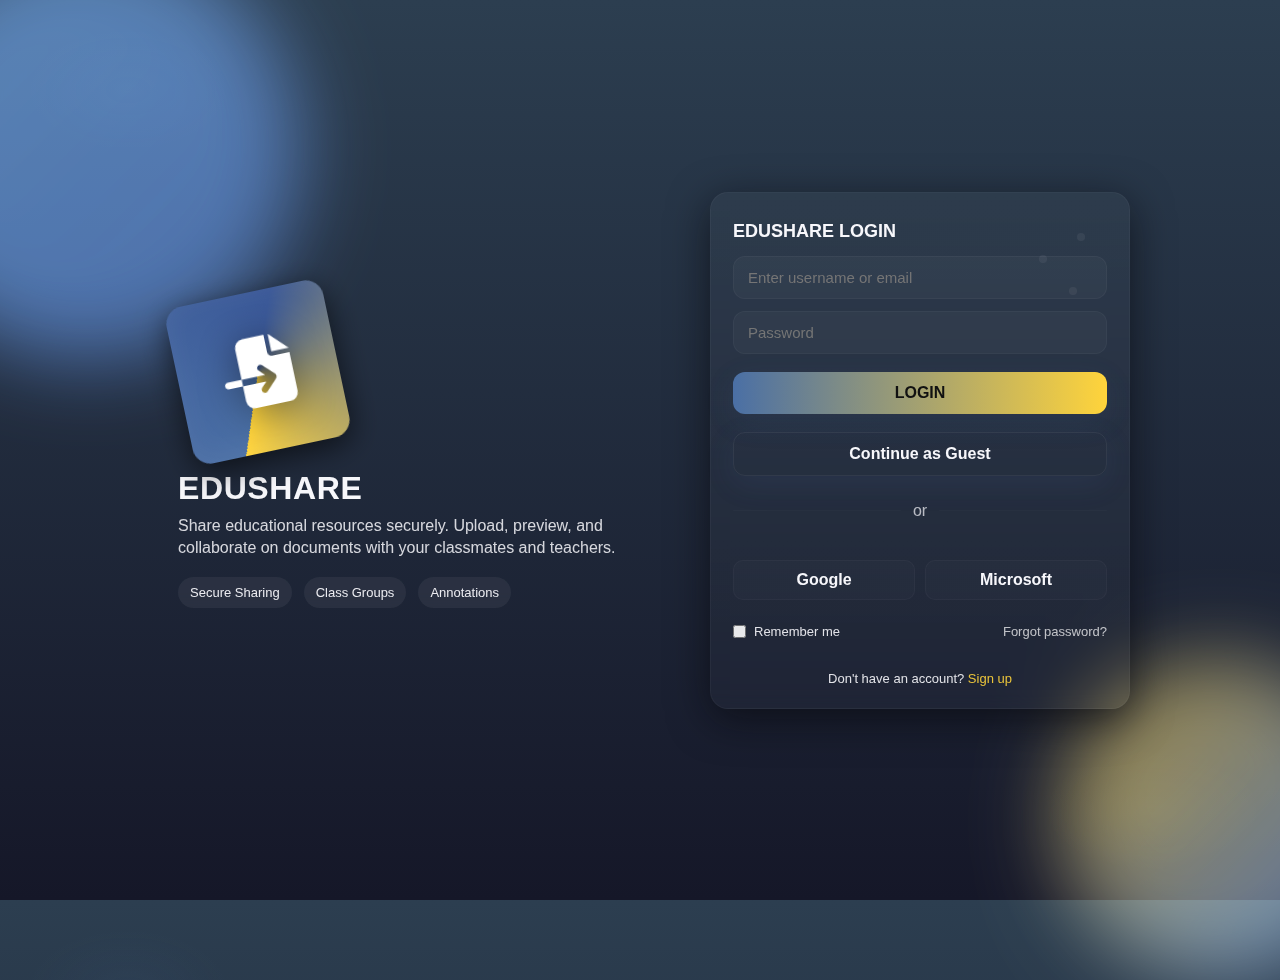
<file: indx.html>
<!DOCTYPE html>
<html lang="en">

<head>
  <meta charset="UTF-8">
  <meta name="viewport" content="width=device-width, initial-scale=1.0">
  <title>EduShare - File Sharing Platform</title>
  <link rel="stylesheet" href="https://cdnjs.cloudflare.com/ajax/libs/font-awesome/6.4.0/css/all.min.css">
  <style>
    :root {
      --accent1: #4a6fa5;
      --accent2: #2c3e50;
      --accent-light: #ffd43b;
      --bg1: #0f1226;
      --glass: rgba(255, 255, 255, 0.06);
      --glass-2: rgba(255, 255, 255, 0.03);
      --text: #f7f7fb;
      --success: #4CAF50;
      --warning: #FFC107;
      --danger: #F44336;
    }

    * {
      box-sizing: border-box;
      margin: 0;
      padding: 0;
      font-family: 'Segoe UI', Tahoma, Geneva, Verdana, sans-serif;
    }

    html,
    body {
      height: 100%;
      margin: 0;
    }

    body {
      background: radial-gradient(1000px 600px at 10% 10%, rgba(74, 111, 165, 0.08), transparent 10%),
        radial-gradient(900px 500px at 90% 90%, rgba(255, 212, 59, 0.06), transparent 12%),
        linear-gradient(180deg, var(--accent2) 0%, #151728 100%);
      color: var(--text);
      display: flex;
      flex-direction: column;
      padding: 0;
      -webkit-font-smoothing: antialiased;
    }

    /* Header styles */
    header {
      background: rgba(15, 18, 38, 0.8);
      backdrop-filter: blur(8px);
      padding: 16px 40px;
      display: flex;
      justify-content: space-between;
      align-items: center;
      border-bottom: 1px solid rgba(255, 255, 255, 0.05);
    }

    .logo {
      display: flex;
      align-items: center;
      gap: 12px;
    }

    .logo i {
      font-size: 24px;
      color: var(--accent-light);
    }

    .logo h1 {
      font-size: 22px;
      margin: 0;
    }

    .user-info {
      display: flex;
      align-items: center;
      gap: 16px;
    }

    .user-info img {
      width: 36px;
      height: 36px;
      border-radius: 50%;
      background: var(--accent1);
      display: flex;
      align-items: center;
      justify-content: center;
    }

    /* Main content area */
    main {
      flex: 1;
      padding: 30px 40px;
      overflow-y: auto;
    }

    .page {
      display: none;
    }

    .page.active {
      display: block;
    }

    /* Dashboard styles */
    .dashboard-header {
      display: flex;
      justify-content: space-between;
      align-items: center;
      margin-bottom: 30px;
    }

    .upload-btn {
      background: linear-gradient(90deg, var(--accent1), var(--accent-light));
      border: none;
      color: #111;
      padding: 10px 20px;
      border-radius: 12px;
      font-weight: 600;
      font-size: 14px;
      cursor: pointer;
      box-shadow: 0 8px 30px rgba(74, 111, 165, 0.12);
      transition: all 0.3s ease;
      display: flex;
      align-items: center;
      gap: 8px;
    }

    .upload-btn:hover {
      transform: translateY(-2px);
      box-shadow: 0 10px 35px rgba(74, 111, 165, 0.2);
    }

    .files-grid {
      display: grid;
      grid-template-columns: repeat(auto-fill, minmax(220px, 1fr));
      gap: 20px;
    }

    .file-card {
      background: linear-gradient(180deg, rgba(255, 255, 255, 0.03), rgba(255, 255, 255, 0.02));
      border-radius: 12px;
      padding: 16px;
      box-shadow: 0 8px 24px rgba(6, 6, 10, 0.4);
      border: 1px solid rgba(255, 255, 255, 0.04);
      backdrop-filter: blur(8px);
      transition: transform 0.2s ease;
      cursor: pointer;
      position: relative;
    }

    .file-card:hover {
      transform: translateY(-5px);
      border-color: rgba(255, 255, 255, 0.08);
    }

    .file-icon {
      width: 50px;
      height: 50px;
      border-radius: 10px;
      background: var(--accent1);
      display: flex;
      align-items: center;
      justify-content: center;
      margin-bottom: 12px;
      font-size: 20px;
    }

    .file-name {
      font-weight: 600;
      margin-bottom: 6px;
      white-space: nowrap;
      overflow: hidden;
      text-overflow: ellipsis;
    }

    .file-details {
      display: flex;
      justify-content: space-between;
      font-size: 12px;
      opacity: 0.7;
      margin-bottom: 12px;
    }

    .file-actions {
      display: flex;
      gap: 8px;
      margin-top: 10px;
    }

    .action-btn {
      flex: 1;
      padding: 6px 10px;
      border-radius: 8px;
      font-size: 12px;
      font-weight: 600;
      cursor: pointer;
      border: none;
      transition: all 0.2s ease;
      display: flex;
      align-items: center;
      justify-content: center;
      gap: 4px;
    }

    .download-btn {
      background: var(--accent1);
      color: white;
    }

    .download-btn:hover {
      background: #3d5d8f;
    }

    .review-btn {
      background: var(--glass);
      color: var(--text);
      border: 1px solid rgba(255, 255, 255, 0.1);
    }

    .review-btn:hover {
      background: rgba(255, 255, 255, 0.1);
    }

    .preview-btn {
      background: var(--accent-light);
      color: #111;
    }

    .preview-btn:hover {
      background: #e6bc2c;
    }

    /* Upload modal */
    .modal {
      display: none;
      position: fixed;
      top: 0;
      left: 0;
      width: 100%;
      height: 100%;
      background: rgba(0, 0, 0, 0.7);
      backdrop-filter: blur(4px);
      z-index: 1000;
      align-items: center;
      justify-content: center;
    }

    .modal.active {
      display: flex;
    }

    .modal-content {
      background: linear-gradient(180deg, rgba(30, 33, 55, 0.9), rgba(20, 23, 40, 0.9));
      border-radius: 16px;
      padding: 24px;
      width: 90%;
      max-width: 500px;
      box-shadow: 0 20px 50px rgba(0, 0, 0, 0.5);
      border: 1px solid rgba(255, 255, 255, 0.06);
    }

    .modal-header {
      display: flex;
      justify-content: space-between;
      align-items: center;
      margin-bottom: 20px;
    }

    .close-btn {
      background: none;
      border: none;
      color: var(--text);
      font-size: 24px;
      cursor: pointer;
      opacity: 0.7;
    }

    .close-btn:hover {
      opacity: 1;
    }

    .drop-zone {
      border: 2px dashed rgba(255, 255, 255, 0.1);
      border-radius: 12px;
      padding: 40px 20px;
      text-align: center;
      margin-bottom: 20px;
      transition: all 0.3s ease;
    }

    .drop-zone.active {
      border-color: var(--accent-light);
      background: rgba(255, 212, 59, 0.05);
    }

    .drop-zone i {
      font-size: 42px;
      margin-bottom: 12px;
      color: var(--accent-light);
    }

    .file-input {
      display: none;
    }

    .browse-btn {
      background: rgba(255, 255, 255, 0.05);
      border: 1px solid rgba(255, 255, 255, 0.08);
      color: var(--text);
      padding: 8px 16px;
      border-radius: 8px;
      cursor: pointer;
      transition: all 0.2s ease;
    }

    .browse-btn:hover {
      background: rgba(255, 255, 255, 0.1);
    }

    .upload-list {
      margin-top: 20px;
      max-height: 200px;
      overflow-y: auto;
    }

    .upload-item {
      display: flex;
      justify-content: space-between;
      align-items: center;
      padding: 10px;
      background: rgba(255, 255, 255, 0.03);
      border-radius: 8px;
      margin-bottom: 8px;
    }

    .upload-item-name {
      font-size: 14px;
      white-space: nowrap;
      overflow: hidden;
      text-overflow: ellipsis;
      flex: 1;
    }

    .upload-item-remove {
      color: #ff6b6b;
      cursor: pointer;
      margin-left: 10px;
    }

    /* Review modal */
    .review-modal {
      display: none;
      position: fixed;
      top: 0;
      left: 0;
      width: 100%;
      height: 100%;
      background: rgba(0, 0, 0, 0.7);
      backdrop-filter: blur(4px);
      z-index: 1000;
      align-items: center;
      justify-content: center;
    }

    .review-modal.active {
      display: flex;
    }

    .review-content {
      background: linear-gradient(180deg, rgba(30, 33, 55, 0.9), rgba(20, 23, 40, 0.9));
      border-radius: 16px;
      padding: 24px;
      width: 90%;
      max-width: 500px;
      box-shadow: 0 20px 50px rgba(0, 0, 0, 0.5);
      border: 1px solid rgba(255, 255, 255, 0.06);
    }

    .review-header {
      display: flex;
      justify-content: space-between;
      align-items: center;
      margin-bottom: 20px;
    }

    .review-file-info {
      display: flex;
      align-items: center;
      gap: 12px;
      margin-bottom: 20px;
    }

    .review-file-icon {
      width: 40px;
      height: 40px;
      border-radius: 8px;
      background: var(--accent1);
      display: flex;
      align-items: center;
      justify-content: center;
      font-size: 16px;
    }

    .review-file-details {
      flex: 1;
    }

    .review-file-name {
      font-weight: 600;
      margin-bottom: 4px;
      display: -webkit-box;
      -webkit-line-clamp: 2;
      line-clamp: 2;
      -webkit-box-orient: vertical;
      overflow: hidden;
    }

    .review-file-meta {
      font-size: 12px;
      opacity: 0.7;
    }

    .rating {
      display: flex;
      justify-content: center;
      gap: 8px;
      margin: 20px 0;
    }

    .rating-star {
      font-size: 28px;
      color: #555;
      cursor: pointer;
      transition: color 0.2s;
    }

    .rating-star.active {
      color: var(--accent-light);
    }

    .review-text {
      width: 100%;
      background: var(--glass-2);
      border: 1px solid rgba(255, 255, 255, 0.04);
      padding: 12px 14px;
      border-radius: 12px;
      color: var(--text);
      outline: none;
      font-size: 15px;
      margin-bottom: 20px;
      resize: vertical;
      min-height: 100px;
    }

    .submit-review {
      background: linear-gradient(90deg, var(--accent1), var(--accent-light));
      border: none;
      color: #111;
      padding: 12px;
      border-radius: 12px;
      font-weight: 600;
      font-size: 16px;
      cursor: pointer;
      width: 100%;
      box-shadow: 0 8px 30px rgba(74, 111, 165, 0.12);
      transition: all 0.3s ease;
    }

    .submit-review:hover {
      transform: translateY(-2px);
      box-shadow: 0 10px 35px rgba(74, 111, 165, 0.2);
    }

    /* Preview page styles */
    .preview-container {
      max-width: 1000px;
      margin: 0 auto;
    }

    .preview-header {
      display: flex;
      justify-content: space-between;
      align-items: center;
      margin-bottom: 30px;
    }

    .back-btn {
      background: var(--glass);
      border: 1px solid rgba(255, 255, 255, 0.06);
      color: var(--text);
      padding: 10px 16px;
      border-radius: 10px;
      cursor: pointer;
      font-weight: 600;
      display: flex;
      align-items: center;
      gap: 8px;
      transition: all 0.2s ease;
    }

    .back-btn:hover {
      background: rgba(255, 255, 255, 0.1);
    }

    .preview-content {
      background: linear-gradient(180deg, rgba(255, 255, 255, 0.03), rgba(255, 255, 255, 0.02));
      border-radius: 16px;
      padding: 24px;
      box-shadow: 0 8px 24px rgba(6, 6, 10, 0.4);
      border: 1px solid rgba(255, 255, 255, 0.04);
      backdrop-filter: blur(8px);
      margin-bottom: 24px;
    }

    .preview-file-info {
      display: flex;
      align-items: center;
      gap: 16px;
      margin-bottom: 24px;
    }

    .preview-file-icon {
      width: 60px;
      height: 60px;
      border-radius: 12px;
      background: var(--accent1);
      display: flex;
      align-items: center;
      justify-content: center;
      font-size: 24px;
    }

    .preview-file-details {
      flex: 1;
    }

    .preview-file-name {
      font-weight: 600;
      font-size: 20px;
      margin-bottom: 6px;
    }

    .preview-file-meta {
      display: flex;
      gap: 16px;
      font-size: 14px;
      opacity: 0.8;
    }

    .preview-actions {
      display: flex;
      gap: 12px;
      margin-top: 20px;
    }

    .preview-main-btn {
      background: linear-gradient(90deg, var(--accent1), var(--accent-light));
      border: none;
      color: #111;
      padding: 12px 20px;
      border-radius: 12px;
      font-weight: 600;
      font-size: 16px;
      cursor: pointer;
      box-shadow: 0 8px 30px rgba(74, 111, 165, 0.12);
      transition: all 0.3s ease;
      display: flex;
      align-items: center;
      gap: 8px;
    }

    .preview-main-btn:hover {
      transform: translateY(-2px);
      box-shadow: 0 10px 35px rgba(74, 111, 165, 0.2);
    }

    .preview-secondary-btn {
      background: var(--glass);
      border: 1px solid rgba(255, 255, 255, 0.06);
      color: var(--text);
      padding: 12px 20px;
      border-radius: 12px;
      font-weight: 600;
      font-size: 16px;
      cursor: pointer;
      transition: all 0.2s ease;
      display: flex;
      align-items: center;
      gap: 8px;
    }

    .preview-secondary-btn:hover {
      background: rgba(255, 255, 255, 0.1);
    }

    .preview-area {
      background: var(--glass-2);
      border-radius: 12px;
      padding: 20px;
      min-height: 400px;
      border: 1px solid rgba(255, 255, 255, 0.04);
      display: flex;
      align-items: center;
      justify-content: center;
      flex-direction: column;
      text-align: center;
    }

    .preview-area i {
      font-size: 64px;
      margin-bottom: 16px;
      opacity: 0.7;
    }

    .preview-area p {
      opacity: 0.8;
      max-width: 400px;
      line-height: 1.5;
    }

    .file-reviews {
      background: linear-gradient(180deg, rgba(255, 255, 255, 0.03), rgba(255, 255, 255, 0.02));
      border-radius: 16px;
      padding: 24px;
      box-shadow: 0 8px 24px rgba(6, 6, 10, 0.4);
      border: 1px solid rgba(255, 255, 255, 0.04);
      backdrop-filter: blur(8px);
    }

    .file-reviews h3 {
      margin-bottom: 20px;
      font-size: 18px;
    }

    .review-item {
      padding: 16px;
      background: var(--glass-2);
      border-radius: 12px;
      margin-bottom: 16px;
      border: 1px solid rgba(255, 255, 255, 0.04);
    }

    .review-header {
      display: flex;
      justify-content: space-between;
      align-items: center;
      margin-bottom: 10px;
    }

    .reviewer {
      font-weight: 600;
      font-size: 14px;
    }

    .review-date {
      font-size: 12px;
      opacity: 0.7;
    }

    .review-rating {
      color: var(--accent-light);
      margin-bottom: 8px;
    }

    .review-comment {
      font-size: 14px;
      line-height: 1.5;
      opacity: 0.9;
    }

    .no-reviews {
      text-align: center;
      padding: 40px;
      opacity: 0.7;
    }

    /* Login page styles */
    .login-container {
      height: 100vh;
      display: flex;
      align-items: center;
      justify-content: center;
      padding: 40px;
    }

    /* floating particle blobs */
    .blob {
      position: absolute;
      filter: blur(40px) saturate(120%);
      opacity: 0.85;
      mix-blend-mode: screen;
      border-radius: 50%;
      animation: float 8s ease-in-out infinite;
    }

    .blob.a {
      width: 420px;
      height: 420px;
      background: linear-gradient(135deg, var(--accent1), #3b5998);
      left: -120px;
      top: -60px;
      animation-duration: 10s;
    }

    .blob.b {
      width: 320px;
      height: 320px;
      background: linear-gradient(135deg, var(--accent-light), #78a6ff);
      right: -100px;
      bottom: -80px;
      animation-duration: 12s;
      opacity: 0.6;
    }

    @keyframes float {
      0% {
        transform: translateY(0) translateX(0);
      }

      50% {
        transform: translateY(-24px) translateX(12px);
      }

      100% {
        transform: translateY(0) translateX(0);
      }
    }

    /* main container */
    .wrap {
      width: 100%;
      max-width: 980px;
      display: grid;
      grid-template-columns: 1fr 420px;
      gap: 32px;
      align-items: center;
      position: relative;
      z-index: 2;
    }

    /* left: hero */
    .hero {
      padding: 28px;
      color: var(--text);
    }

    .logo-anim {
      width: 160px;
      height: 160px;
      border-radius: 18px;
      background: conic-gradient(from 200deg, var(--accent1), #3b5998, var(--accent-light));
      display: flex;
      align-items: center;
      justify-content: center;
      box-shadow: 0 8px 30px rgba(0, 0, 0, 0.6), inset 0 -6px 30px rgba(255, 255, 255, 0.06);
      transform: rotate(-12deg) translateZ(0);
      animation: logo-bounce 1600ms ease infinite;
    }

    .logo-anim i {
      font-size: 70px;
      color: white;
      filter: drop-shadow(0 6px 18px rgba(0, 0, 0, 0.45));
    }

    @keyframes logo-bounce {
      0% {
        transform: rotate(-12deg) translateY(0);
      }

      50% {
        transform: rotate(-10deg) translateY(-12px);
      }

      100% {
        transform: rotate(-12deg) translateY(0);
      }
    }

    h1 {
      font-size: 32px;
      margin: 18px 0 8px;
      letter-spacing: 0.6px;
    }

    p.lead {
      opacity: 0.85;
      margin: 0 0 18px;
      line-height: 1.35;
    }

    .features {
      display: flex;
      gap: 12px;
      margin-top: 18px;
      flex-wrap: wrap;
    }

    .chip {
      padding: 8px 12px;
      background: var(--glass);
      backdrop-filter: blur(6px);
      border-radius: 999px;
      font-size: 13px;
      opacity: 0.95;
    }

    /* right: login card */
    .card {
      background: linear-gradient(180deg, rgba(255, 255, 255, 0.03), rgba(255, 255, 255, 0.02));
      border-radius: 18px;
      padding: 22px;
      box-shadow: 0 10px 40px rgba(6, 6, 10, 0.6);
      border: 1px solid rgba(255, 255, 255, 0.04);
      backdrop-filter: blur(8px);
    }

    .card h2 {
      margin: 6px 0 14px;
      font-size: 18px;
    }

    .form-row {
      display: flex;
      flex-direction: column;
      gap: 12px;
    }

    .input {
      background: var(--glass-2);
      border: 1px solid rgba(255, 255, 255, 0.04);
      padding: 12px 14px;
      border-radius: 12px;
      color: var(--text);
      outline: none;
      font-size: 15px;
      transition: transform .18s ease, box-shadow .18s ease, border-color .12s;
    }

    .input:focus {
      transform: translateY(-3px);
      box-shadow: 0 8px 20px rgba(12, 12, 20, 0.45);
      border-color: rgba(255, 255, 255, 0.09);
    }

    .btn {
      margin-top: 6px;
      background: linear-gradient(90deg, var(--accent1), var(--accent-light));
      border: none;
      color: #111;
      padding: 12px;
      border-radius: 12px;
      font-weight: 600;
      font-size: 16px;
      cursor: pointer;
      box-shadow: 0 8px 30px rgba(74, 111, 165, 0.12);
      transition: all 0.3s ease;
      display: flex;
      align-items: center;
      justify-content: center;
      gap: 8px;
    }

    .btn:hover {
      transform: translateY(-2px);
      box-shadow: 0 10px 35px rgba(74, 111, 165, 0.2);
    }

    .btn.secondary {
      background: transparent;
      border: 1px solid rgba(255, 255, 255, 0.06);
      color: var(--text);
      font-weight: 600;
    }

    .btn.secondary:hover {
      background: rgba(255, 255, 255, 0.05);
    }

    .small-row {
      display: flex;
      justify-content: space-between;
      align-items: center;
      margin-top: 10px;
      font-size: 13px;
      opacity: 0.9;
    }

    .socials {
      display: flex;
      gap: 10px;
      margin-top: 14px;
    }

    .social {
      flex: 1;
      padding: 10px;
      border-radius: 10px;
      text-align: center;
      background: rgba(255, 255, 255, 0.02);
      border: 1px solid rgba(255, 255, 255, 0.03);
      cursor: pointer;
      font-weight: 600;
      transition: all 0.2s ease;
    }

    .social:hover {
      background: rgba(255, 255, 255, 0.05);
      transform: translateY(-2px);
    }

    .or {
      display: flex;
      align-items: center;
      gap: 12px;
      margin: 14px 0;
      opacity: 0.7;
    }

    .or:before,
    .or:after {
      content: "";
      height: 1px;
      background: rgba(255, 255, 255, 0.03);
      flex: 1;
      border-radius: 2px;
    }

    /* small animated sparks (top right) */
    .spark {
      position: absolute;
      right: 22px;
      top: 12px;
      width: 8px;
      height: 8px;
      border-radius: 50%;
      background: rgba(255, 255, 255, 0.7);
      opacity: 0.08;
      box-shadow: 0 0 14px rgba(255, 255, 255, 0.12);
      animation: blink 2s linear infinite;
    }

    .spark.s2 {
      right: 60px;
      top: 34px;
      animation-delay: .4s;
    }

    .spark.s3 {
      right: 30px;
      top: 66px;
      animation-delay: .9s;
    }

    @keyframes blink {
      0% {
        transform: scale(.6);
        opacity: .05;
      }

      50% {
        transform: scale(1.6);
        opacity: .9;
      }

      100% {
        transform: scale(.6);
        opacity: .05;
      }
    }

    /* error shake */
    .shake {
      animation: shake .5s;
    }

    @keyframes shake {
      10% {
        transform: translateX(-6px);
      }

      30% {
        transform: translateX(6px);
      }

      50% {
        transform: translateX(-6px);
      }

      70% {
        transform: translateX(6px);
      }

      100% {
        transform: translateX(0);
      }
    }

    /* responsiveness */
    @media (max-width: 880px) {
      .wrap {
        grid-template-columns: 1fr;
        gap: 18px;
        padding: 18px;
      }

      .hero {
        order: 2;
        text-align: center;
      }

      .logo-anim {
        margin: 0 auto;
      }

      .files-grid {
        grid-template-columns: repeat(auto-fill, minmax(160px, 1fr));
      }

      header {
        padding: 16px 20px;
      }

      main {
        padding: 20px;
      }

      .preview-file-info {
        flex-direction: column;
        text-align: center;
      }

      .preview-actions {
        flex-direction: column;
      }
    }
  </style>
</head>

<body>
  <!-- Login Page -->
  <div id="loginPage" class="login-container">
    <div class="blob a" aria-hidden="true"></div>
    <div class="blob b" aria-hidden="true"></div>

    <div class="wrap" role="main">
      <div class="hero">
        <div class="logo-anim" aria-hidden="true">
          <i class="fas fa-file-import"></i>
        </div>

        <h1>EDUSHARE</h1>
        <p class="lead">Share educational resources securely. Upload, preview, and collaborate on documents with your
          classmates and teachers.</p>

        <div class="features" aria-hidden="true">
          <div class="chip">Secure Sharing</div>
          <div class="chip">Class Groups</div>
          <div class="chip">Annotations</div>
        </div>
      </div>

      <div class="card" id="card">
        <div style="position:relative">
          <span class="spark"></span>
          <span class="spark s2"></span>
          <span class="spark s3"></span>
          <h2>EDUSHARE LOGIN</h2>
        </div>

        <div class="form-row">
          <input id="username" class="input" type="text" placeholder="Enter username or email"
            autocomplete="username" />
          <input id="password" class="input" type="password" placeholder="Password" autocomplete="current-password" />
          <button id="loginBtn" class="btn">LOGIN</button>
          <button id="guestBtn" class="btn secondary">Continue as Guest</button>

          <div class="or"><span>or</span></div>

          <div class="socials">
            <div class="social" id="googleBtn">Google</div>
            <div class="social" id="microsoftBtn">Microsoft</div>
          </div>

          <div class="small-row" style="margin-top:12px">
            <label style="display:flex;align-items:center;gap:8px">
              <input type="checkbox" id="rememberMe" /> Remember me
            </label>
            <a href="#" style="color:rgba(255,255,255,0.8);text-decoration:none">Forgot password?</a>
          </div>

          <div class="small-row" style="justify-content: center; margin-top: 20px;">
            <span>Don't have an account? <a href="#" style="color:var(--accent-light);text-decoration:none">Sign
                up</a></span>
          </div>
        </div>
      </div>
    </div>
  </div>

  <!-- Main App (initially hidden) -->
  <div id="appPage" style="display: none;">


    <main>
      <header>
        <div class="logo">
          <i class="fas fa-file-import"></i>
          <h1>EDUSHARE</h1>
        </div>
        <div class="user-info">
          <span id="userDisplay">Welcome, User</span>
          <div id="userAvatar"
            style="width: 36px; height: 36px; border-radius: 50%; background: var(--accent1); display: flex; align-items: center; justify-content: center; color: white; font-weight: bold;">
          </div>
          <button id="logoutBtn" class="btn secondary">Logout</button>
        </div>
      </header>
      <div id="dashboardPage" class="page active">
        <div class="dashboard-header">
          <h2>Shared Files</h2>
          <button id="showUploadBtn" class="upload-btn">
            <i class="fas fa-cloud-upload-alt"></i> Upload File
          </button>
        </div>

        <div class="files-grid" id="filesGrid">
          <!-- Files will be dynamically added here -->
        </div>
      </div>

      <!-- Preview Page -->
      <div id="previewPage" class="page">
        <div class="preview-container">
          <div class="preview-header">
            <button id="backToDashboard" class="back-btn">
              <i class="fas fa-arrow-left"></i> Back to Files
            </button>
            <h2>File Preview</h2>
          </div>

          <div class="preview-content">
            <div class="preview-file-info">
              <div class="preview-file-icon" id="previewFileIcon">
                <i class="far fa-file"></i>
              </div>
              <div class="preview-file-details">
                <div class="preview-file-name" id="previewFileName">File Name</div>
                <div class="preview-file-meta" id="previewFileMeta">
                  <span id="previewFileSize">0 KB</span>
                  <span id="previewFileType">PDF</span>
                  <span id="previewFileDate">Jan 1, 2023</span>
                  <span id="previewFileOwner">By: User</span>
                </div>
              </div>
            </div>

            <div class="preview-actions">
              <button id="downloadPreviewBtn" class="preview-main-btn">
                <i class="fas fa-download"></i> Download File
              </button>
              <button id="reviewPreviewBtn" class="preview-secondary-btn">
                <i class="fas fa-star"></i> Add Review
              </button>
            </div>

            <div class="preview-area" id="previewArea">
              <i class="fas fa-file"></i>
              <p>Preview not available for this file type. Download to view the file.</p>
            </div>
          </div>

          <div class="file-reviews">
            <h3>Reviews</h3>
            <div id="reviewsList">
              <!-- Reviews will be dynamically added here -->
            </div>
          </div>
        </div>
      </div>
    </main>

    <!-- Upload Modal -->
    <div id="uploadModal" class="modal">
      <div class="modal-content">
        <div class="modal-header">
          <h3>Upload Files</h3>
          <button class="close-btn">&times;</button>
        </div>
        <div class="drop-zone" id="dropZone">
          <i class="fas fa-cloud-upload-alt"></i>
          <p>Drag and drop files here or click to browse</p>
          <input type="file" id="fileInput" class="file-input" multiple>
          <button class="browse-btn">Browse Files</button>
        </div>
        <div class="upload-list" id="uploadList">
          <!-- Uploaded files will be listed here -->
        </div>
      </div>
    </div>

    <!-- Review Modal -->
    <div id="reviewModal" class="review-modal">
      <div class="review-content">
        <div class="review-header">
          <h3>Review File</h3>
          <button class="close-btn">&times;</button>
        </div>
        <div class="review-file-info">
          <div class="review-file-icon" id="reviewFileIcon">
            <i class="far fa-file"></i>
          </div>
          <div class="review-file-details">
            <div class="review-file-name" id="reviewFileName">File Name</div>
            <div class="review-file-meta" id="reviewFileMeta">PDF • 2.4 MB</div>
          </div>
        </div>
        <div class="rating" id="ratingStars">
          <span class="rating-star" data-value="1">☆</span>
          <span class="rating-star" data-value="2">☆</span>
          <span class="rating-star" data-value="3">☆</span>
          <span class="rating-star" data-value="4">☆</span>
          <span class="rating-star" data-value="5">☆</span>
        </div>
        <textarea class="review-text" id="reviewText" placeholder="Write your review here..."></textarea>
        <button class="submit-review" id="submitReviewBtn">Submit Review</button>
      </div>
    </div>
  </div>

  <script>
    // DOM Elements
    const loginPage = document.getElementById('loginPage');
    const appPage = document.getElementById('appPage');
    const usernameInput = document.getElementById('username');
    const passwordInput = document.getElementById('password');
    const loginBtn = document.getElementById('loginBtn');
    const guestBtn = document.getElementById('guestBtn');
    const userDisplay = document.getElementById('userDisplay');
    const userAvatar = document.getElementById('userAvatar');
    const logoutBtn = document.getElementById('logoutBtn');
    const showUploadBtn = document.getElementById('showUploadBtn');
    const uploadModal = document.getElementById('uploadModal');
    const closeModalBtns = document.querySelectorAll('.close-btn');
    const dropZone = document.getElementById('dropZone');
    const fileInput = document.getElementById('fileInput');
    const browseBtn = document.querySelector('.browse-btn');
    const uploadList = document.getElementById('uploadList');
    const filesGrid = document.getElementById('filesGrid');
    const reviewModal = document.getElementById('reviewModal');
    const ratingStars = document.querySelectorAll('.rating-star');
    const submitReviewBtn = document.getElementById('submitReviewBtn');
    const reviewText = document.getElementById('reviewText');
    const dashboardPage = document.getElementById('dashboardPage');
    const previewPage = document.getElementById('previewPage');
    const backToDashboard = document.getElementById('backToDashboard');
    const previewFileName = document.getElementById('previewFileName');
    const previewFileIcon = document.getElementById('previewFileIcon');
    const previewFileSize = document.getElementById('previewFileSize');
    const previewFileType = document.getElementById('previewFileType');
    const previewFileDate = document.getElementById('previewFileDate');
    const previewFileOwner = document.getElementById('previewFileOwner');
    const previewArea = document.getElementById('previewArea');
    const downloadPreviewBtn = document.getElementById('downloadPreviewBtn');
    const reviewPreviewBtn = document.getElementById('reviewPreviewBtn');
    const reviewsList = document.getElementById('reviewsList');

    // State
    let currentUser = null;
    let uploadedFiles = [];
    let selectedFile = null;
    let currentRating = 0;

    // Sample files data
    const sampleFiles = [
      { id: 1, name: 'Lecture Notes.pdf', type: 'pdf', size: '2.4 MB', date: 'Jan 12, 2023', owner: 'Prof. Johnson', icon: 'far fa-file-pdf', color: '#F44336' },
      { id: 2, name: 'Assignment.docx', type: 'doc', size: '1.2 MB', date: 'Feb 3, 2023', owner: 'Dr. Smith', icon: 'far fa-file-word', color: '#2196F3' },
      { id: 3, name: 'Presentation.pptx', type: 'ppt', size: '4.7 MB', date: 'Mar 15, 2023', owner: 'Sarah M.', icon: 'far fa-file-powerpoint', color: '#FF9800' },
      { id: 4, name: 'Research Data.xlsx', type: 'xls', size: '3.1 MB', date: 'Apr 22, 2023', owner: 'Data Team', icon: 'far fa-file-excel', color: '#4CAF50' },
      { id: 5, name: 'Study Guide.txt', type: 'txt', size: '0.5 MB', date: 'May 5, 2023', owner: 'Study Group', icon: 'far fa-file-alt', color: '#9E9E9E' },
      { id: 6, name: 'Code Examples.zip', type: 'zip', size: '8.9 MB', date: 'Jun 18, 2023', owner: 'Dev Team', icon: 'far fa-file-archive', color: '#795548' }
    ];

    // Sample reviews data
    const sampleReviews = [
      { id: 1, fileId: 1, user: 'Student A', rating: 5, comment: 'Very comprehensive notes, helped me ace the exam!', date: 'Jan 15, 2023' },
      { id: 2, fileId: 1, user: 'Student B', rating: 4, comment: 'Good material, but could use more examples.', date: 'Jan 20, 2023' },
      { id: 3, fileId: 4, user: 'Researcher X', rating: 5, comment: 'Excellent dataset, very well organized.', date: 'Apr 25, 2023' }
    ];

    // Initialize the app
    function init() {
      // Add event listeners
      loginBtn.addEventListener('click', handleLogin);
      guestBtn.addEventListener('click', handleGuestLogin);
      logoutBtn.addEventListener('click', handleLogout);
      showUploadBtn.addEventListener('click', () => uploadModal.classList.add('active'));
      closeModalBtns.forEach(btn => btn.addEventListener('click', closeModals));
      browseBtn.addEventListener('click', () => fileInput.click());
      fileInput.addEventListener('change', handleFileSelect);
      dropZone.addEventListener('dragover', handleDragOver);
      dropZone.addEventListener('drop', handleDrop);
      ratingStars.forEach(star => star.addEventListener('click', handleRating));
      submitReviewBtn.addEventListener('click', handleReviewSubmit);
      backToDashboard.addEventListener('click', () => showPage(dashboardPage));
      downloadPreviewBtn.addEventListener('click', downloadFile);
      reviewPreviewBtn.addEventListener('click', showReviewModal);

      // Render sample files
      renderFiles(sampleFiles);
    }

    // Login handlers
    function handleLogin() {
      const username = usernameInput.value.trim();
      const password = passwordInput.value;

      if (!username || !password) {
        shakeElement(document.getElementById('card'));
        return;
      }

      currentUser = username;
      userDisplay.textContent = `Welcome, ${username}`;
      userAvatar.textContent = username.charAt(0).toUpperCase();
      loginPage.style.display = 'none';
      appPage.style.display = 'flex';
    }

    function handleGuestLogin() {
      currentUser = 'Guest';
      userDisplay.textContent = 'Welcome, Guest';
      userAvatar.textContent = 'G';
      loginPage.style.display = 'none';
      appPage.style.display = 'flex';
    }

    function handleLogout() {
      currentUser = null;
      usernameInput.value = '';
      passwordInput.value = '';
      appPage.style.display = 'none';
      loginPage.style.display = 'flex';
    }

    // File upload handlers
    function handleDragOver(e) {
      e.preventDefault();
      dropZone.classList.add('active');
    }

    function handleDrop(e) {
      e.preventDefault();
      dropZone.classList.remove('active');

      const files = e.dataTransfer.files;
      handleFiles(files);
    }

    function handleFileSelect() {
      const files = fileInput.files;
      handleFiles(files);
    }

    function handleFiles(files) {
      for (let i = 0; i < files.length; i++) {
        const file = files[i];
        addFileToUploadList(file);
      }
    }

    function addFileToUploadList(file) {
      const fileId = Date.now() + Math.floor(Math.random() * 1000);
      const listItem = document.createElement('div');
      listItem.className = 'upload-item';
      listItem.innerHTML = `
                <div class="upload-item-name">${file.name}</div>
                <div class="upload-item-remove" data-id="${fileId}">&times;</div>
            `;
      uploadList.appendChild(listItem);

      // Add remove functionality
      listItem.querySelector('.upload-item-remove').addEventListener('click', function () {
        listItem.remove();
      });

      // Simulate upload completion after 2 seconds
      setTimeout(() => {
        listItem.querySelector('.upload-item-remove').innerHTML = '<i class="fas fa-check" style="color: var(--success);"></i>';

        // Add file to the files list
        const fileType = getFileType(file.name);
        const newFile = {
          id: fileId,
          name: file.name,
          type: fileType,
          size: formatFileSize(file.size),
          date: new Date().toLocaleDateString('en-US', { month: 'short', day: 'numeric', year: 'numeric' }),
          owner: currentUser,
          icon: getFileIcon(fileType),
          color: getFileColor(fileType)
        };

        uploadedFiles.push(newFile);
        renderFiles([...sampleFiles, ...uploadedFiles]);
      }, 2000);
    }

    // File utilities
    function getFileType(filename) {
      const extension = filename.split('.').pop().toLowerCase();
      if (['pdf'].includes(extension)) return 'pdf';
      if (['doc', 'docx'].includes(extension)) return 'doc';
      if (['ppt', 'pptx'].includes(extension)) return 'ppt';
      if (['xls', 'xlsx'].includes(extension)) return 'xls';
      if (['txt', 'text'].includes(extension)) return 'txt';
      if (['zip', 'rar', '7z'].includes(extension)) return 'zip';
      if (['jpg', 'jpeg', 'png', 'gif', 'bmp'].includes(extension)) return 'image';
      return 'other';
    }

    function getFileIcon(fileType) {
      const icons = {
        'pdf': 'far fa-file-pdf',
        'doc': 'far fa-file-word',
        'ppt': 'far fa-file-powerpoint',
        'xls': 'far fa-file-excel',
        'txt': 'far fa-file-alt',
        'zip': 'far fa-file-archive',
        'image': 'far fa-file-image',
        'other': 'far fa-file'
      };
      return icons[fileType] || icons['other'];
    }

    function getFileColor(fileType) {
      const colors = {
        'pdf': '#F44336',
        'doc': '#2196F3',
        'ppt': '#FF9800',
        'xls': '#4CAF50',
        'txt': '#9E9E9E',
        'zip': '#795548',
        'image': '#E91E63',
        'other': '#607D8B'
      };
      return colors[fileType] || colors['other'];
    }

    function formatFileSize(bytes) {
      if (bytes === 0) return '0 Bytes';
      const k = 1024;
      const sizes = ['Bytes', 'KB', 'MB', 'GB'];
      const i = Math.floor(Math.log(bytes) / Math.log(k));
      return parseFloat((bytes / Math.pow(k, i)).toFixed(2)) + ' ' + sizes[i];
    }

    // Render files in the grid
    function renderFiles(files) {
      filesGrid.innerHTML = '';

      files.forEach(file => {
        const fileCard = document.createElement('div');
        fileCard.className = 'file-card';
        fileCard.innerHTML = `
                    <div class="file-icon" style="background: ${file.color}">
                        <i class="${file.icon}"></i>
                    </div>
                    <div class="file-name">${file.name}</div>
                    <div class="file-details">
                        <span>${file.size}</span>
                        <span>${file.date}</span>
                    </div>
                    <div class="file-actions">
                        <button class="action-btn download-btn" data-id="${file.id}">
                            <i class="fas fa-download"></i> Download
                        </button>
                        <button class="action-btn preview-btn" data-id="${file.id}">
                            <i class="fas fa-eye"></i> Preview
                        </button>
                    </div>
                `;
        filesGrid.appendChild(fileCard);

        // Add event listeners to action buttons
        fileCard.querySelector('.download-btn').addEventListener('click', function () {
          const fileId = this.getAttribute('data-id');
          downloadFileById(fileId);
        });

        fileCard.querySelector('.preview-btn').addEventListener('click', function () {
          const fileId = this.getAttribute('data-id');
          showPreview(fileId);
        });
      });
    }

    // File actions
    function downloadFileById(fileId) {
      const file = [...sampleFiles, ...uploadedFiles].find(f => f.id == fileId);
      if (file) {
        // In a real app, this would download the actual file
        alert(`Downloading: ${file.name}`);
      }
    }

    function showPreview(fileId) {
      const file = [...sampleFiles, ...uploadedFiles].find(f => f.id == fileId);
      if (file) {
        selectedFile = file;

        // Update preview page with file info
        previewFileName.textContent = file.name;
        previewFileIcon.innerHTML = `<i class="${file.icon}"></i>`;
        previewFileIcon.style.background = file.color;
        previewFileSize.textContent = file.size;
        previewFileType.textContent = file.type.toUpperCase();
        previewFileDate.textContent = file.date;
        previewFileOwner.textContent = `By: ${file.owner}`;

        // Set up preview content based on file type
        setupPreview(file);

        // Load reviews for this file
        loadReviews(file.id);

        // Show preview page
        showPage(previewPage);
      }
    }

    function setupPreview(file) {
      // Clear previous preview
      previewArea.innerHTML = '';

      // Different preview based on file type
      if (file.type === 'pdf') {
        previewArea.innerHTML = `
                    <iframe src="https://mozilla.github.io/pdf.js/web/viewer.html?file=https://raw.githubusercontent.com/mozilla/pdf.js/ba2edeae/web/compressed.tracemonkey-pldi-09.pdf" 
                            width="100%" height="500px" style="border: none; border-radius: 8px;"></iframe>
                    <p>PDF preview powered by PDF.js</p>
                `;
      } else if (file.type === 'image') {
        previewArea.innerHTML = `
                    <img src="https://placehold.co/600x400/2c3e50/ffffff?text=Image+Preview" 
                         alt="${file.name}" style="max-width: 100%; border-radius: 8px;">
                    <p>Image preview</p>
                `;
      } else {
        previewArea.innerHTML = `
                    <i class="fas fa-file" style="font-size: 64px; margin-bottom: 16px; opacity: 0.7;"></i>
                    <p>Preview not available for this file type. Download to view the file.</p>
                `;
      }
    }

    function downloadFile() {
      if (selectedFile) {
        // In a real app, this would download the actual file
        alert(`Downloading: ${selectedFile.name}`);
      }
    }

    function loadReviews(fileId) {
      const fileReviews = sampleReviews.filter(review => review.fileId == fileId);
      reviewsList.innerHTML = '';

      if (fileReviews.length === 0) {
        reviewsList.innerHTML = '<div class="no-reviews">No reviews yet. Be the first to review!</div>';
        return;
      }

      fileReviews.forEach(review => {
        const reviewItem = document.createElement('div');
        reviewItem.className = 'review-item';
        reviewItem.innerHTML = `
                    <div class="review-header">
                        <div class="reviewer">${review.user}</div>
                        <div class="review-date">${review.date}</div>
                    </div>
                    <div class="review-rating">${getStarRating(review.rating)}</div>
                    <div class="review-comment">${review.comment}</div>
                `;
        reviewsList.appendChild(reviewItem);
      });
    }

    function getStarRating(rating) {
      let stars = '';
      for (let i = 1; i <= 5; i++) {
        stars += i <= rating ? '★' : '☆';
      }
      return stars;
    }

    // Review functionality
    function showReviewModal() {
      if (selectedFile) {
        document.getElementById('reviewFileName').textContent = selectedFile.name;
        document.getElementById('reviewFileMeta').textContent = `${selectedFile.type.toUpperCase()} • ${selectedFile.size}`;
        document.getElementById('reviewFileIcon').innerHTML = `<i class="${selectedFile.icon}"></i>`;
        document.getElementById('reviewFileIcon').style.background = selectedFile.color;

        // Reset rating and text
        currentRating = 0;
        ratingStars.forEach(star => star.classList.remove('active'));
        reviewText.value = '';

        reviewModal.classList.add('active');
      }
    }

    function handleRating(e) {
      const value = parseInt(e.target.getAttribute('data-value'));
      currentRating = value;

      ratingStars.forEach(star => {
        const starValue = parseInt(star.getAttribute('data-value'));
        if (starValue <= value) {
          star.classList.add('active');
          star.textContent = '★';
        } else {
          star.classList.remove('active');
          star.textContent = '☆';
        }
      });
    }

    function handleReviewSubmit() {
      if (currentRating === 0) {
        alert('Please select a rating');
        return;
      }

      const review = {
        id: sampleReviews.length + 1,
        fileId: selectedFile.id,
        user: currentUser,
        rating: currentRating,
        comment: reviewText.value,
        date: new Date().toLocaleDateString('en-US', { month: 'short', day: 'numeric', year: 'numeric' })
      };

      sampleReviews.push(review);
      loadReviews(selectedFile.id);
      reviewModal.classList.remove('active');
      alert('Thank you for your review!');
    }

    // Utility functions
    function closeModals() {
      uploadModal.classList.remove('active');
      reviewModal.classList.remove('active');
    }

    function showPage(page) {
      document.querySelectorAll('.page').forEach(p => p.classList.remove('active'));
      page.classList.add('active');
    }

    function shakeElement(element) {
      element.classList.add('shake');
      setTimeout(() => element.classList.remove('shake'), 500);
    }

    // Initialize the app when the DOM is loaded
    document.addEventListener('DOMContentLoaded', init);
  </script>
</body>

</html>
</file>
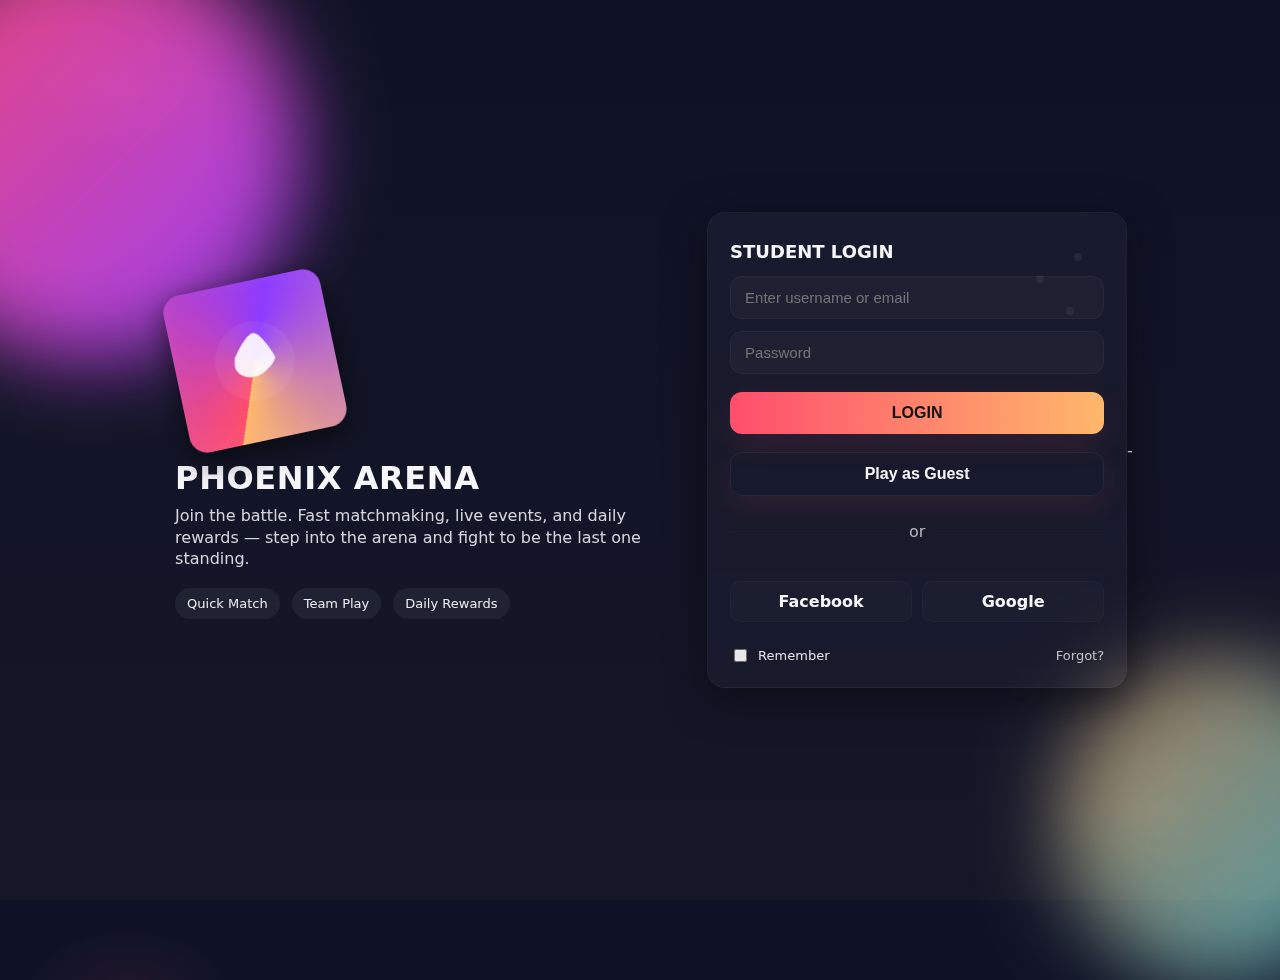
<file: login.html>
<!DOCTYPE html>
<html lang="en">
<head>
<meta charset="utf-8" />
<meta name="viewport" content="width=device-width,initial-scale=1" />
<title>Game Login — Demo</title>
<style>
  :root{
    --accent1: #ff4d6d;
    --accent2: #ffb86b;
    --bg1: #0f1226;
    --glass: rgba(255,255,255,0.06);
    --glass-2: rgba(255,255,255,0.03);
    --text: #f7f7fb;
  }

  *{box-sizing:border-box}
  html,body{height:100%;margin:0;font-family:Inter,system-ui,Segoe UI,Roboto,'Helvetica Neue',Arial;}
  body{
    background: radial-gradient(1000px 600px at 10% 10%, rgba(255,77,109,0.08), transparent 10%),
                radial-gradient(900px 500px at 90% 90%, rgba(255,184,107,0.06), transparent 12%),
                linear-gradient(180deg,var(--bg1) 0%, #151728 100%);
    color:var(--text);
    display:flex;
    align-items:center;
    justify-content:center;
    padding:40px;
    -webkit-font-smoothing:antialiased;
  }

  /* floating particle blobs */
  .blob {
    position:absolute;
    filter:blur(40px) saturate(120%);
    opacity:0.85;
    mix-blend-mode:screen;
    border-radius:50%;
    animation: float 8s ease-in-out infinite;
  }
  .blob.a{width:420px;height:420px;background:linear-gradient(135deg,var(--accent1),#a03cff);left:-120px;top:-60px;animation-duration:10s;}
  .blob.b{width:320px;height:320px;background:linear-gradient(135deg,var(--accent2),#78f6ff);right:-100px;bottom:-80px;animation-duration:12s;opacity:0.6}
  @keyframes float{0%{transform:translateY(0) translateX(0)}50%{transform:translateY(-24px) translateX(12px)}100%{transform:translateY(0) translateX(0)}}

  /* main container */
  .wrap{
    width:100%;
    max-width:980px;
    display:grid;
    grid-template-columns: 1fr 420px;
    gap:32px;
    align-items:center;
    position:relative;
    z-index:2;
  }

  /* left: hero */
  .hero{
    padding:28px;
    color:var(--text);
  }
  .logo-anim{
    width:160px;height:160px;border-radius:18px;
    background: conic-gradient(from 200deg,var(--accent1), #8e3bff, var(--accent2));
    display:flex;align-items:center;justify-content:center;
    box-shadow: 0 8px 30px rgba(0,0,0,0.6), inset 0 -6px 30px rgba(255,255,255,0.06);
    transform:rotate(-12deg) translateZ(0);
    animation: logo-bounce 1600ms ease infinite;
  }
  .logo-anim img{width:84%;height:84%;object-fit:contain;filter:drop-shadow(0 6px 18px rgba(0,0,0,0.45));}
  @keyframes logo-bounce{0%{transform:rotate(-12deg) translateY(0)}50%{transform:rotate(-10deg) translateY(-12px)}100%{transform:rotate(-12deg) translateY(0)}}

  h1{font-size:32px;margin:18px 0 8px;letter-spacing:0.6px}
  p.lead{opacity:0.85;margin:0 0 18px;line-height:1.35}

  .features{display:flex;gap:12px;margin-top:18px}
  .chip{padding:8px 12px;background:var(--glass);backdrop-filter:blur(6px);border-radius:999px;font-size:13px;opacity:0.95}

  /* right: login card */
  .card{
    background: linear-gradient(180deg, rgba(255,255,255,0.03), rgba(255,255,255,0.02));
    border-radius:18px;
    padding:22px;
    box-shadow: 0 10px 40px rgba(6,6,10,0.6);
    border: 1px solid rgba(255,255,255,0.04);
    backdrop-filter: blur(8px);
  }

  .card h2{margin:6px 0 14px;font-size:18px}
  .form-row{display:flex;flex-direction:column;gap:12px}
  .input{
    background:var(--glass-2);
    border:1px solid rgba(255,255,255,0.04);
    padding:12px 14px;border-radius:12px;color:var(--text);
    outline:none;font-size:15px;
    transition:transform .18s ease, box-shadow .18s ease, border-color .12s;
  }
  .input:focus{transform:translateY(-3px);box-shadow:0 8px 20px rgba(12,12,20,0.45);border-color:rgba(255,255,255,0.09)}

  .btn{
    margin-top:6px;
    background:linear-gradient(90deg,var(--accent1),var(--accent2));
    border:none;color:#111;padding:12px;border-radius:12px;font-weight:600;font-size:16px;cursor:pointer;
    box-shadow:0 8px 30px rgba(255,77,109,0.12);
  }
  .btn.secondary{
    background:transparent;border:1px solid rgba(255,255,255,0.06);color:var(--text);font-weight:600;
  }

  .small-row{display:flex;justify-content:space-between;align-items:center;margin-top:10px;font-size:13px;opacity:0.9}
  .socials{display:flex;gap:10px;margin-top:14px}
  .social{
    flex:1;padding:10px;border-radius:10px;text-align:center;background:rgba(255,255,255,0.02);
    border:1px solid rgba(255,255,255,0.03);cursor:pointer;font-weight:600;
  }

  .or{display:flex;align-items:center;gap:12px;margin:14px 0;opacity:0.7}
  .or:before,.or:after{content:"";height:1px;background:rgba(255,255,255,0.03);flex:1;border-radius:2px}

  /* small animated sparks (top right) */
  .spark{position:absolute;right:22px;top:12px;width:8px;height:8px;border-radius:50%;background:rgba(255,255,255,0.7);opacity:0.08;box-shadow:0 0 14px rgba(255,255,255,0.12);animation:blink 2s linear infinite}
  .spark.s2{right:60px;top:34px;animation-delay:.4s}
  .spark.s3{right:30px;top:66px;animation-delay:.9s}
  @keyframes blink{0%{transform:scale(.6);opacity:.05}50%{transform:scale(1.6);opacity:.9}100%{transform:scale(.6);opacity:.05}}

  /* error shake */
  .shake{animation: shake .5s}
  @keyframes shake{
    10%{transform:translateX(-6px)}
    30%{transform:translateX(6px)}
    50%{transform:translateX(-6px)}
    70%{transform:translateX(6px)}
    100%{transform:translateX(0)}
  }

  /* responsiveness */
  @media (max-width:880px){
    .wrap{grid-template-columns:1fr;gap:18px;padding:18px}
    .hero{order:2;text-align:center}
    .logo-anim{margin:0 auto}
  }
</style>
</head>
<body>
  <div class="blob a" aria-hidden="true"></div>
  <div class="blob b" aria-hidden="true"></div>

  <div class="wrap" role="main">
    <div class="hero" aria-hidden="false">
      <div class="logo-anim" aria-hidden="true">
        <!-- simple stylized emblem -->
        <svg width="96" height="96" viewBox="0 0 24 24" fill="none" style="transform:rotate(8deg)">
          <path d="M2 12c0 5.5 4.5 10 10 10s10-4.5 10-10S17.5 2 12 2 2 6.5 2 12z" fill="#fff" opacity=".06"/>
          <path d="M7 11c0 0 3-6 5-6s5 6 5 6c.5 1-1.3 2.8-3 4-1.9 1.4-4.6 1.2-6 0-1.6-1.4-1-3-1-4z" fill="rgba(255,255,255,0.9)"/>
        </svg>
      </div>

      <h1>PHOENIX ARENA</h1>
      <p class="lead">Join the battle. Fast matchmaking, live events, and daily rewards — step into the arena and fight to be the last one standing.</p>

      <div class="features" aria-hidden="true">
        <div class="chip">Quick Match</div>
        <div class="chip">Team Play</div>
        <div class="chip">Daily Rewards</div>
      </div>
    </div>

    <div class="card" id="card">
      <div style="position:relative">
        <span class="spark"></span><span class="spark s2"></span><span class="spark s3"></span>
        <h2>STUDENT LOGIN</h2>
      </div>

      <div class="form-row">
        <input id="username" class="input" type="text" placeholder="Enter username or email" autocomplete="username" />
        <input id="password" class="input" type="password" placeholder="Password" autocomplete="current-password" />
        <button id="loginBtn" class="btn">LOGIN</button>
        <button id="guestBtn" class="btn secondary">Play as Guest</button>

        <div class="or"><span>or</span></div>

        <div class="socials">
          <div class="social" id="fbBtn">Facebook</div>
          <div class="social" id="gglBtn">Google</div>
        </div>

        <div class="small-row" style="margin-top:12px">
          <label style="display:flex;align-items:center;gap:8px"><input type="checkbox" /> Remember</label>
          <a href="#" style="color:rgba(255,255,255,0.8);text-decoration:none">Forgot?</a>
        </div>
      </div>
    </div>
  </div>

<script>
  // Basic simulated login interaction + small animations
  const loginBtn = document.getElementById('loginBtn');
  const guestBtn = document.getElementById('guestBtn');
  const card = document.getElementById('card');

  function showToast(msg){
    const t = document.createElement('div');
    t.textContent = msg;
    Object.assign(t.style, {
      position:'fixed',left:'50%',transform:'translateX(-50%)',bottom:'28px',
      background:'rgba(0,0,0,0.6)',color:'#fff',padding:'10px 14px',borderRadius:'10px',zIndex:9999
    });
    document.body.appendChild(t);
    setTimeout(()=> t.style.opacity = '0', 1800);
    setTimeout(()=> t.remove(), 2600);
  }

  loginBtn.addEventListener('click', ()=>{
    const u = document.getElementById('username').value.trim();
    const p = document.getElementById('password').value.trim();

    // tiny validation
    if(!u || !p){
      card.classList.remove('shake'); void card.offsetWidth; // restart animation
      card.classList.add('shake');
      showToast('Enter username and password');
      return;
    }

    // pretend auth delay
    loginBtn.disabled = true;
    loginBtn.textContent = 'Connecting...';
    setTimeout(()=> {
      loginBtn.disabled = false;
      loginBtn.textContent = 'LOGIN';
      // fake "success" if password == "winner"
      if(p.toLowerCase() === 'winner'){
        showToast('Login successful — welcome back, ' + u + '!');
        // small confetti effect
        confettiBurst();
      } else {
        showToast('Authentication failed — try password "winner"');
        card.classList.remove('shake'); void card.offsetWidth;
        card.classList.add('shake');
      }
    }, 1300);
  });

  guestBtn.addEventListener('click', ()=>{
    showToast('Entering as guest...');
    setTimeout(()=> showToast('Welcome, Guest! Good luck in the arena'), 700);
  });

  // simple confetti burst
  function confettiBurst(){
    const colors = ['#ff4d6d','#ffb86b','#8e3bff','#78f6ff'];
    for(let i=0;i<18;i++){
      const e = document.createElement('div');
      document.body.appendChild(e);
      Object.assign(e.style, {
        position:'fixed',left: (50 + (Math.random()*40-20)) + '%',
        top: (40 + Math.random()*20) + '%',
        width:'8px',height:'12px',background:colors[i % colors.length],
        transform: 'translateY(0) rotate('+ (Math.random()*360)+'deg)',
        borderRadius:'2px',zIndex:9999,opacity:1
      });
      const dx = (Math.random()*200 - 100), dy = -(100 + Math.random()*200);
      e.animate([
        { transform: `translateY(0) translateX(0) rotate(0deg)`, opacity:1 },
        { transform: `translateY(${dy}px) translateX(${dx}px) rotate(${720*Math.random()}deg)`, opacity:0 }
      ], { duration: 1400 + Math.random()*800, easing:'cubic-bezier(.2,.8,.2,1)'});
      setTimeout(()=> e.remove(), 2200);
    }
  }
</script>
</body>
</html> -
</file>
